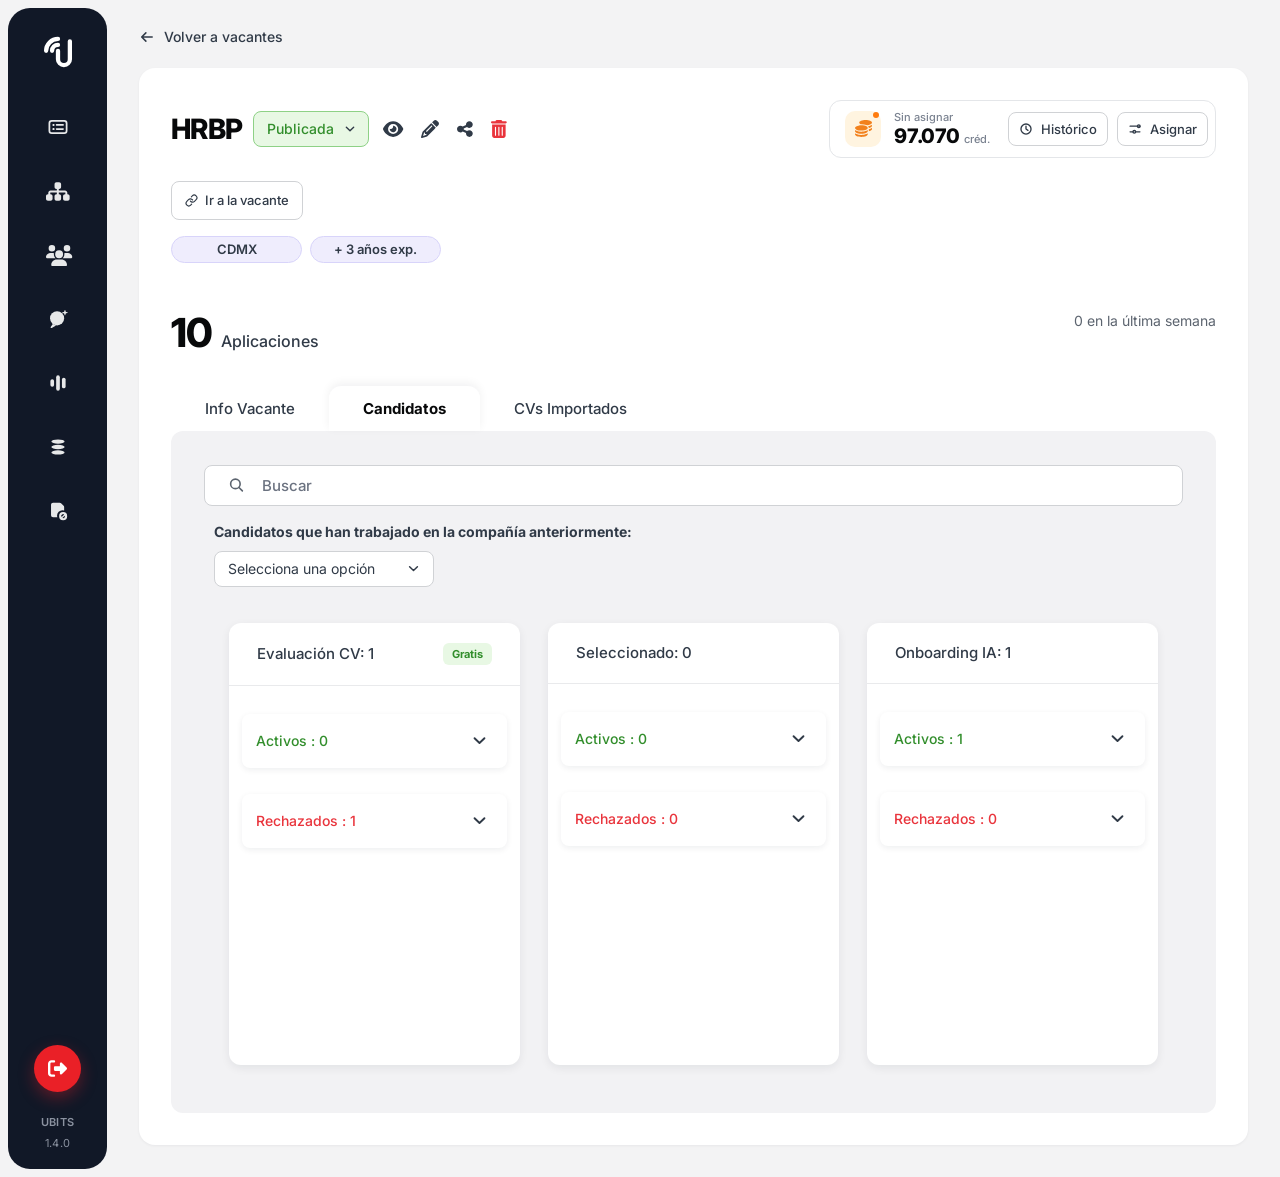
<file: panel-candidatos/index.html>
<!DOCTYPE html>
<html lang="es">
  <head>
    <meta charset="UTF-8" />
    <meta name="viewport" content="width=device-width, initial-scale=1.0" />
    <link rel="preconnect" href="https://fonts.googleapis.com" />
    <link rel="preconnect" href="https://fonts.gstatic.com" crossorigin />
    <link
      href="https://fonts.googleapis.com/css2?family=Inter:ital,opsz,wght@0,14..32,100..900;1,14..32,100..900&display=swap"
      rel="stylesheet"
    />
    <title>Candidatos · Vacante</title>
    <script type="module" crossorigin src="./assets/index-BF1UmWzM.js?v=24"></script>
    <link rel="stylesheet" crossorigin href="./assets/index-BBiXTHZ1.css">
  </head>
  <body>
    <div id="root"></div>
  </body>
</html>
</file>
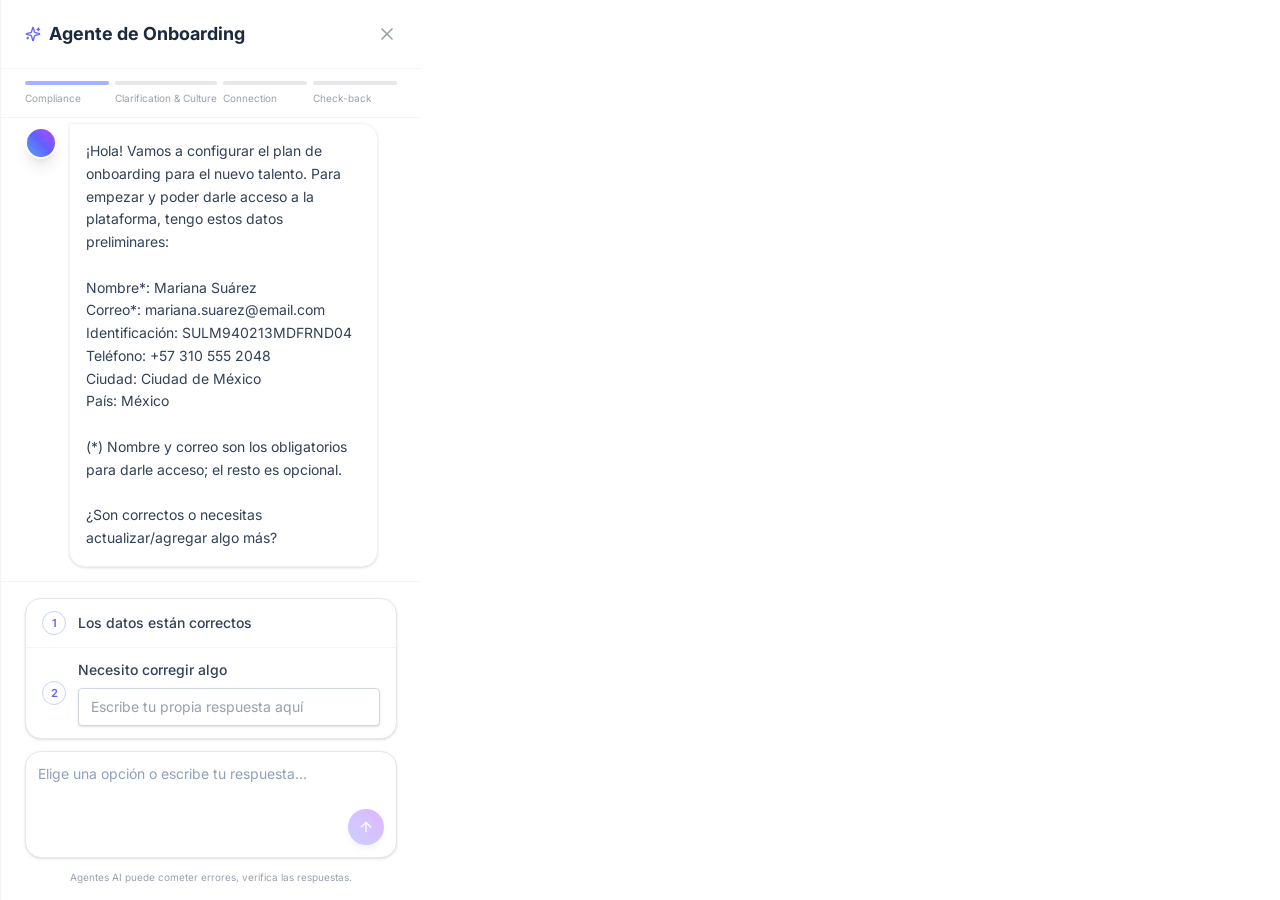
<file: panel-candidatos/chat-only.html>
<!DOCTYPE html>
<html lang="es">
  <head>
    <meta charset="UTF-8" />
    <meta name="viewport" content="width=device-width, initial-scale=1.0" />
    <link href="https://fonts.googleapis.com/css2?family=Inter:wght@400;500;600;700&display=swap" rel="stylesheet" />
    <script>
      // Read optional edit data from URL params
      (function() {
        var params = new URLSearchParams(window.location.search);
        var editData = params.get('editData');
        var initialPlan = [];
        var initialMode = 'choice';
        if (editData) {
          try {
            var parsed = JSON.parse(decodeURIComponent(editData));
            initialPlan = parsed.initialPlan || [];
            initialMode = parsed.initialMode || 'choice';
          } catch(e) {}
        }

        window.__MOUNT_PV_ONLY__ = true;
        window.__PV_PROPS__ = {
          isOpen: true,
          candidateName: "Mariana Suárez",
          candidateEmail: "mariana.suarez@email.com",
          identification: "SULM940213MDFRND04",
          phone: "+57 310 555 2048",
          city: "Ciudad de México",
          country: "México",
          initialPlan: initialPlan,
          initialMode: initialMode,
          onClose: function() { window.parent.postMessage({ type: 'closePV' }, '*'); }
        };
      })();
    </script>
    <script type="module" crossorigin src="./assets/index-BF1UmWzM.js?v=24"></script>
    <link rel="stylesheet" crossorigin href="./assets/index-BBiXTHZ1.css">
    <style>
      *, *::before, *::after { box-sizing: border-box; }
      html, body {
        width: 100%; height: 100%;
        margin: 0; padding: 0;
        background: transparent !important;
        overflow: hidden;
      }
      #root {
        position: fixed;
        inset: 0;
        display: flex;
        align-items: stretch;
        justify-content: stretch;
        background: white !important;
      }
      /* Ocultar el backdrop del drawer de React */
      #backdrop {
        display: none !important;
      }
      /* Forzar al drawer de React a ocupar el 100% sin parecer un drawer */
      #root > div {
        width: 100% !important;
        max-width: none !important;
        border-radius: 0 !important;
        box-shadow: none !important;
        display: flex;
        flex-direction: column;
      }
      /* Intentar ocultar el header nativo del drawer de React - más seguro */
      #root header, .drawer-header {
        display: none !important;
      }
    </style>
  </head>
  <body>
    <div id="backdrop" onclick="window.parent.postMessage({type: 'closePV'}, '*')"></div>
    <div id="root"></div>
  </body>
</html>
</file>
<file: panel-candidatos/assets/index-BBiXTHZ1.css>
.rail{display:flex;flex-direction:column;align-items:center;flex-shrink:0;width:var(--rail-width);margin:var(--rail-inset) 0 var(--rail-inset) var(--rail-inset);padding:25px 0 17px;border-radius:var(--radius-rail);background:var(--color-surface-nav)}.rail__logo{display:block;color:#fff}.rail__nav{list-style:none;margin:44px 0 0;padding:0;display:flex;flex-direction:column;align-items:center;gap:40px}.rail__nav li{display:flex}.rail__item{display:grid;place-items:center;width:24px;height:24px;padding:0;border:0;background:none;color:var(--color-text-nav);font-size:21px;line-height:1;transition:color var(--duration-fast) var(--ease-out),transform var(--duration-fast) var(--ease-out)}.rail__item:hover{color:#fff;transform:scale(1.08)}.rail__spacer{flex:1;min-height:40px}.rail__logout{display:grid;place-items:center;width:47px;height:47px;margin-bottom:23px;border:0;border-radius:var(--radius-full);background:var(--color-danger-solid);color:#fff;font-size:19px;box-shadow:var(--shadow-logout);transition:transform var(--duration-fast) var(--ease-out)}.rail__logout:hover{transform:scale(1.06)}.rail__version{display:flex;flex-direction:column;align-items:center;gap:6px;color:var(--color-text-nav-dim);font-size:11px;letter-spacing:.02em}.rail__version-name{font-weight:600}.vacancy-head{display:flex;align-items:center;justify-content:space-between;gap:24px}.vacancy-head__left{display:flex;align-items:center;gap:10px}.vacancy-head__title{margin:0;color:var(--color-text-strong);font-size:28px;font-weight:800;letter-spacing:-.02em}.status-select{position:relative;display:inline-flex;align-items:center}.status-select__field{-webkit-appearance:none;-moz-appearance:none;appearance:none;height:36px;padding:0 34px 0 13px;border:1px solid var(--color-positive-border);border-radius:var(--radius-sm);background:var(--color-positive-bg);color:var(--color-positive);font-size:14px;font-weight:500}.status-select__field:focus-visible{outline:2px solid var(--color-positive);outline-offset:1px}.status-select__chevron{position:absolute;right:12px;display:block;color:var(--color-text-primary);pointer-events:none}.vacancy-actions{display:flex;align-items:center;gap:18px;margin-left:4px}.icon-action{display:inline-flex;align-items:center;padding:0;border:0;background:none;color:var(--color-text-primary);font-size:18px;line-height:1;transition:transform var(--duration-fast) var(--ease-out),opacity var(--duration-fast) var(--ease-out)}.icon-action:hover{transform:scale(1.12);opacity:.85}.icon-action--danger{color:var(--color-negative)}.credits{display:flex;align-items:center;gap:9px;height:58px;padding:0 7px 0 15px;border:1px solid var(--color-border-soft);border-radius:var(--radius-lg);background:var(--color-surface)}.credits__badge{position:relative;display:grid;place-items:center;flex-shrink:0;width:36px;height:36px;margin-right:4px;border-radius:var(--radius-md);background:var(--color-warning-bg);color:var(--color-warning);font-size:17px}.credits__badge:after{content:"";position:absolute;top:1px;right:2px;width:6px;height:6px;border-radius:var(--radius-full);background:var(--color-warning-dot)}.credits__meta{display:flex;flex-direction:column;gap:1px;margin-right:9px}.credits__label{color:var(--color-text-muted);font-size:11px;font-weight:500;line-height:1.3}.credits__amount{display:flex;align-items:baseline;gap:4px}.credits__value{color:var(--color-text-strong);font-size:20px;font-weight:800;letter-spacing:-.02em;line-height:1.1}.credits__unit{color:var(--color-text-muted);font-size:11px;font-weight:500}.ghost-button{display:inline-flex;align-items:center;gap:8px;height:34px;padding:0 10px;border:1px solid var(--color-border);border-radius:var(--radius-sm);background:var(--color-surface);color:var(--color-text-primary);font-size:13px;font-weight:500;white-space:nowrap;transition:background var(--duration-fast) var(--ease-out),border-color var(--duration-fast) var(--ease-out)}.ghost-button:hover{background:#fafafb;border-color:var(--color-text-muted)}.ghost-button__icon{display:block;flex-shrink:0;color:var(--color-text-primary)}.ghost-button--wide{height:39px;gap:7px;padding:0 13px;font-size:13px}.vacancy-link-row{margin-top:23px}.vacancy-tags{display:flex;gap:8px;margin-top:16px}.tag-pill{display:inline-flex;align-items:center;justify-content:center;min-width:131px;height:27px;padding:0 18px;border:1px solid var(--color-pill-border);border-radius:var(--radius-full);background:var(--color-pill-bg);color:var(--color-text-primary);font-size:13px;font-weight:600;white-space:nowrap}.applications{display:flex;align-items:flex-start;justify-content:space-between;gap:24px;margin-top:48px}.applications__count{display:flex;align-items:baseline;gap:9px}.applications__number{color:var(--color-text-strong);font-size:40px;font-weight:800;letter-spacing:-.03em;line-height:1.1}.applications__label{color:var(--color-text-primary);font-size:16px;font-weight:500}.applications__note{color:var(--color-text-secondary);font-size:14px}.popover{position:fixed;z-index:60;display:flex;flex-direction:column;max-height:min(440px,calc(100vh - 32px));border:1px solid var(--color-border-soft);border-radius:var(--radius-lg);background:var(--color-surface);box-shadow:0 12px 32px #0f172a29,0 2px 8px #0f172a14;animation:popover-in var(--duration-fast) var(--ease-out)}@keyframes popover-in{0%{opacity:0;transform:translate(-4px)}to{opacity:1;transform:none}}@media (prefers-reduced-motion: reduce){.popover{animation:none}}.rp__head{display:flex;align-items:flex-start;justify-content:space-between;gap:10px;padding:15px 16px 13px;border-bottom:1px solid var(--color-border-hairline)}.rp__head-text{min-width:0}.rp__stage{display:inline-flex;align-items:center;margin-bottom:7px;padding:3px 9px;border-radius:var(--radius-full);background:var(--color-score-chip);color:var(--color-text-secondary);font-size:11px;font-weight:600}.rp__title{margin:0;color:var(--color-text-strong);font-size:15px;font-weight:700}.rp__subject{margin:3px 0 0;color:var(--color-text-secondary);font-size:12px}.rp__close{flex-shrink:0;width:24px;height:24px;padding:0;border:0;border-radius:var(--radius-xs);background:none;color:var(--color-text-muted);font-size:17px;line-height:1}.rp__close:hover{background:var(--color-surface-panel);color:var(--color-text-primary)}.rp__body{flex:1;overflow-y:auto;padding:13px 16px}.rich-text{color:var(--color-text-primary);font-size:12.5px;line-height:1.55}.rich-text__p{margin:0 0 8px}.rich-text__p:last-child{margin-bottom:0}.rich-text__list{margin:0 0 8px;padding-left:16px}.rich-text__list li{margin-bottom:4px}.rich-text strong{color:var(--color-text-strong);font-weight:700}.rp__bottom{border-top:1px solid var(--color-border-hairline);background:#fbfbfc;border-radius:0 0 var(--radius-lg) var(--radius-lg)}.rp__facts{display:flex;flex-direction:column;gap:9px;margin:0;padding:12px 16px 14px}.rp__fact{display:flex;align-items:baseline;justify-content:space-between;gap:14px}.rp__fact dt{display:inline-flex;flex-shrink:0;align-items:center;gap:6px;color:var(--color-text-secondary);font-size:12px;font-weight:500}.rp__fact-icon{flex-shrink:0;color:var(--color-text-muted)}.rp__fact dd{margin:0;overflow:hidden;color:var(--color-text-strong);font-size:12px;font-weight:600;text-align:right;white-space:nowrap;text-overflow:ellipsis}.rp__action{padding:0 16px 14px}.rp__action-button{width:100%;padding:9px 0;border:0;border-radius:var(--radius-sm);background:var(--color-info);color:#fff;font-size:13px;font-weight:600;transition:background var(--duration-fast) var(--ease-out)}.rp__action-button:hover:not(:disabled){background:#0a4bc7}.rp__action-button:disabled{background:var(--color-positive-bg);color:var(--color-positive);cursor:default}.sp__head{padding:14px 16px 11px;border-bottom:1px solid var(--color-border-hairline)}.sp__stage{display:inline-flex;align-items:center;margin-bottom:7px;padding:3px 9px;border-radius:var(--radius-full);background:var(--color-score-chip);color:var(--color-text-secondary);font-size:11px;font-weight:600}.sp__name{margin:0;color:var(--color-text-strong);font-size:14px;font-weight:700}.sp__list{flex:1;overflow-y:auto;margin:0;padding:12px 16px;list-style:none}.sp__row{display:grid;grid-template-columns:1fr;gap:6px;padding:8px 0}.sp__row+.sp__row{border-top:1px solid #f2f2f4}.sp__label{color:var(--color-text-primary);font-size:12.5px;font-weight:500}.sp__meter{grid-row:3;overflow:hidden;height:5px;border-radius:var(--radius-full);background:#ebecee}.sp__meter-fill{display:block;height:100%;border-radius:var(--radius-full)}.sp__meter-fill--high{background:var(--color-positive)}.sp__meter-fill--mid{background:var(--color-score-mid)}.sp__meter-fill--low{background:var(--color-score-low)}.sp__number{grid-row:2;display:flex;align-items:baseline;gap:2px}.sp__number-value{color:var(--color-text-strong);font-size:17px;font-weight:800;letter-spacing:-.02em}.sp__number-max{color:var(--color-text-muted);font-size:11px}.sp__foot{display:flex;align-items:center;justify-content:space-between;padding:11px 16px 12px;border-top:1px solid var(--color-border-hairline);background:#fbfbfc;border-radius:0 0 var(--radius-lg) var(--radius-lg)}.sp__foot-label{color:var(--color-text-secondary);font-size:12px;font-weight:500}.sp__foot-pill{display:inline-flex;align-items:center;padding:4px 13px;border-radius:var(--radius-full);font-size:15px;font-weight:800;letter-spacing:-.01em}.sp__foot-pill--high{background:var(--color-positive-bg);color:var(--color-positive)}.sp__foot-pill--mid{background:var(--color-score-mid-bg);color:var(--color-score-mid)}.sp__foot-pill--low{background:var(--color-score-low-bg);color:var(--color-score-low)}.scores{display:inline-flex;align-items:baseline;gap:5px;flex-shrink:0;padding:3px 9px;border:1px solid transparent;border-radius:var(--radius-full);background:var(--color-score-chip);color:var(--color-text-primary);white-space:nowrap;transition:background var(--duration-fast) var(--ease-out),border-color var(--duration-fast) var(--ease-out)}.scores:hover,.scores[aria-expanded=true]{border-color:#cfd1d6;background:#e6e7ea}.scores__value{font-size:13px;font-weight:700;letter-spacing:-.01em}.scores__unit{color:var(--color-text-secondary);font-size:10.5px;font-weight:500}.scores__count{color:var(--color-text-muted);font-size:10.5px;font-weight:500}.cand{display:flex;flex-direction:column;gap:8px;padding:12px 12px 11px;border:1px solid var(--color-cand-border);border-radius:var(--radius-md);background:var(--color-cand-bg);transition:border-color var(--duration-fast) var(--ease-out),box-shadow var(--duration-fast) var(--ease-out)}.cand:hover{border-color:#d9dade;box-shadow:0 2px 8px #0f172a0f}.cand__head{display:flex;align-items:center;gap:9px;min-width:0}.cand__name{flex:1;min-width:0;margin:0;overflow:hidden;color:var(--color-text-strong);font-size:14px;font-weight:700;white-space:nowrap;text-overflow:ellipsis}.cand__menu{flex-shrink:0;padding:0 2px;border:0;background:none;color:var(--color-text-muted);font-size:11px;letter-spacing:.5px;line-height:1}.cand__menu:hover{color:var(--color-text-primary)}.cand__meta{min-width:0;margin:0;overflow:hidden;color:var(--color-text-secondary);font-size:12px;white-space:nowrap;text-overflow:ellipsis}.cand__meta span{margin:0 2px;color:var(--color-text-muted)}.scores{align-self:flex-start}.cand__foot{display:flex;align-items:center;justify-content:space-between;gap:10px;margin-top:2px;padding-top:10px;border-top:1px solid var(--color-border-hairline)}.cand__status{display:inline-flex;align-items:center;gap:6px;min-width:0;padding:5px 11px;border-radius:var(--radius-full);font-size:12px;font-weight:600;overflow:hidden;white-space:nowrap;text-overflow:ellipsis}.cand__status--rejected{background:var(--color-chip-danger);color:#fff}.cand__status--waiting,.cand__status--progress{background:var(--color-pill-bg);color:#3d3577}.cand__status--actionable{border:0;cursor:pointer;transition:filter var(--duration-fast) var(--ease-out),box-shadow var(--duration-fast) var(--ease-out)}.cand__status--actionable:hover{filter:brightness(.96);box-shadow:0 0 0 3px #3d35771f}.cand__status-dot{width:6px;height:6px;border-radius:var(--radius-full);background:currentColor}.cand__reason{display:inline-flex;flex-shrink:0;align-items:center;gap:3px;padding:4px 2px;border:0;background:none;color:var(--color-info);font-size:12px;font-weight:600;white-space:nowrap}.cand__reason:hover{color:#0a4bc7;text-decoration:underline}.cand__reason-icon{transform:rotate(-90deg)}.cand__reason[aria-expanded=true] .cand__reason-icon{transform:rotate(90deg)}.tabs{position:relative;z-index:2;display:flex;margin-top:31px}.tabs__item{padding:12px 34px;border:0;border-radius:var(--radius-lg) var(--radius-lg) 0 0;background:none;color:var(--color-text-primary);font-size:15px;font-weight:500;transition:color var(--duration-fast) var(--ease-out)}.tabs__item:hover{color:var(--color-text-strong)}.tabs__item[aria-selected=true]{background:var(--color-surface);color:var(--color-text-strong);font-weight:700;box-shadow:var(--shadow-tab)}.board{position:relative;z-index:1;border-radius:var(--radius-lg);background:var(--color-surface-panel);padding:34px 33px 48px}.board__search{position:relative;display:block}.board__search-icon{position:absolute;top:50%;left:24px;transform:translateY(-50%);display:block;color:var(--color-text-secondary);pointer-events:none}.board__search-input{width:100%;height:41px;padding:0 16px 0 57px;border:1px solid var(--color-border);border-radius:var(--radius-sm);background:var(--color-surface);font-size:15px}.board__search-input::placeholder{color:#6b7280}.board__search-input:focus-visible{outline:2px solid var(--color-info);outline-offset:-1px}.board__filter{padding-left:10px;margin-top:15px}.board__filter-label{display:block;color:var(--color-text-primary);font-size:14px;font-weight:700}.board__filter-select{position:relative;display:inline-flex;align-items:center;margin-top:9px}.board__filter-field{-webkit-appearance:none;-moz-appearance:none;appearance:none;width:220px;height:36px;padding:0 38px 0 13px;border:1px solid var(--color-border);border-radius:var(--radius-sm);background:var(--color-surface);color:var(--color-text-primary);font-size:14px}.board__filter-chevron{position:absolute;right:13px;display:block;color:var(--color-text-primary);pointer-events:none}.stages{display:grid;grid-template-columns:repeat(3,minmax(0,1fr));gap:28px;margin-top:36px;padding:0 25px}.stage{display:flex;flex-direction:column;min-height:442px;border-radius:var(--radius-lg);background:var(--color-surface);box-shadow:var(--shadow-stage)}.stage__head{display:flex;align-items:center;justify-content:space-between;gap:12px;padding:20px 28px;border-bottom:1px solid var(--color-border-hairline)}.stage__title{color:var(--color-text-primary);font-size:15px;font-weight:500;line-height:20px}.stage__badge{padding:3px 9px;border-radius:var(--radius-xs);font-size:11px;font-weight:700;line-height:16px;white-space:nowrap}.stage__badge--free{background:var(--color-positive-bg);color:var(--color-positive)}.stage__badge--credits{background:var(--color-info-bg);color:var(--color-info)}.stage__body{display:flex;flex-direction:column;gap:26px;padding:28px 13px 13px}.stage-group{border-radius:var(--radius-sm);background:var(--color-surface);box-shadow:var(--shadow-group)}.stage-group__toggle{display:flex;align-items:center;justify-content:space-between;width:100%;height:54px;padding:0 18px 0 14px;border:0;border-radius:var(--radius-sm);background:none;font-size:14px;font-weight:500}.stage-group__toggle--positive{color:var(--color-positive)}.stage-group__toggle--negative{color:var(--color-negative)}.stage-group__chevron{display:block;color:var(--color-text-primary);transition:transform var(--duration-fast) var(--ease-out)}.stage-group__toggle[aria-expanded=true] .stage-group__chevron{transform:rotate(180deg)}.stage-group__list{display:flex;flex-direction:column;gap:10px;padding:0 12px 12px}.stage-group__empty{margin:0;padding:2px 2px 6px;color:var(--color-text-muted);font-size:13px}.stage-group[data-open] .stage-group__toggle{height:50px}/*! tailwindcss v4.1.12 | MIT License | https://tailwindcss.com */@layer properties{@supports (((-webkit-hyphens:none)) and (not (margin-trim:inline))) or ((-moz-orient:inline) and (not (color:rgb(from red r g b)))){*,:before,:after,::backdrop{--tw-translate-x:0;--tw-translate-y:0;--tw-translate-z:0;--tw-rotate-x:initial;--tw-rotate-y:initial;--tw-rotate-z:initial;--tw-skew-x:initial;--tw-skew-y:initial;--tw-space-y-reverse:0;--tw-space-x-reverse:0;--tw-border-style:solid;--tw-gradient-position:initial;--tw-gradient-from:#0000;--tw-gradient-via:#0000;--tw-gradient-to:#0000;--tw-gradient-stops:initial;--tw-gradient-via-stops:initial;--tw-gradient-from-position:0%;--tw-gradient-via-position:50%;--tw-gradient-to-position:100%;--tw-leading:initial;--tw-font-weight:initial;--tw-tracking:initial;--tw-ordinal:initial;--tw-slashed-zero:initial;--tw-numeric-figure:initial;--tw-numeric-spacing:initial;--tw-numeric-fraction:initial;--tw-shadow:0 0 #0000;--tw-shadow-color:initial;--tw-shadow-alpha:100%;--tw-inset-shadow:0 0 #0000;--tw-inset-shadow-color:initial;--tw-inset-shadow-alpha:100%;--tw-ring-color:initial;--tw-ring-shadow:0 0 #0000;--tw-inset-ring-color:initial;--tw-inset-ring-shadow:0 0 #0000;--tw-ring-inset:initial;--tw-ring-offset-width:0px;--tw-ring-offset-color:#fff;--tw-ring-offset-shadow:0 0 #0000;--tw-outline-style:solid;--tw-blur:initial;--tw-brightness:initial;--tw-contrast:initial;--tw-grayscale:initial;--tw-hue-rotate:initial;--tw-invert:initial;--tw-opacity:initial;--tw-saturate:initial;--tw-sepia:initial;--tw-drop-shadow:initial;--tw-drop-shadow-color:initial;--tw-drop-shadow-alpha:100%;--tw-drop-shadow-size:initial;--tw-backdrop-blur:initial;--tw-backdrop-brightness:initial;--tw-backdrop-contrast:initial;--tw-backdrop-grayscale:initial;--tw-backdrop-hue-rotate:initial;--tw-backdrop-invert:initial;--tw-backdrop-opacity:initial;--tw-backdrop-saturate:initial;--tw-backdrop-sepia:initial;--tw-duration:initial;--tw-ease:initial;--tw-scale-x:1;--tw-scale-y:1;--tw-scale-z:1;--tw-animation-delay:0s;--tw-animation-direction:normal;--tw-animation-duration:initial;--tw-animation-fill-mode:none;--tw-animation-iteration-count:1;--tw-enter-blur:0;--tw-enter-opacity:1;--tw-enter-rotate:0;--tw-enter-scale:1;--tw-enter-translate-x:0;--tw-enter-translate-y:0;--tw-exit-blur:0;--tw-exit-opacity:1;--tw-exit-rotate:0;--tw-exit-scale:1;--tw-exit-translate-x:0;--tw-exit-translate-y:0}}}@layer theme{:root,:host{--font-sans:ui-sans-serif,system-ui,sans-serif,"Apple Color Emoji","Segoe UI Emoji","Segoe UI Symbol","Noto Color Emoji";--font-mono:ui-monospace,SFMono-Regular,Menlo,Monaco,Consolas,"Liberation Mono","Courier New",monospace;--color-red-50:oklch(97.1% .013 17.38);--color-red-100:oklch(93.6% .032 17.717);--color-red-200:oklch(88.5% .062 18.334);--color-red-300:oklch(80.8% .114 19.571);--color-red-400:oklch(70.4% .191 22.216);--color-red-500:oklch(63.7% .237 25.331);--color-red-600:oklch(57.7% .245 27.325);--color-red-700:oklch(50.5% .213 27.518);--color-red-800:oklch(44.4% .177 26.899);--color-red-900:oklch(39.6% .141 25.723);--color-red-950:oklch(25.8% .092 26.042);--color-amber-50:oklch(98.7% .022 95.277);--color-amber-100:oklch(96.2% .059 95.617);--color-amber-200:oklch(92.4% .12 95.746);--color-amber-300:oklch(87.9% .169 91.605);--color-amber-400:oklch(82.8% .189 84.429);--color-amber-500:oklch(76.9% .188 70.08);--color-amber-600:oklch(66.6% .179 58.318);--color-amber-700:oklch(55.5% .163 48.998);--color-amber-900:oklch(41.4% .112 45.904);--color-green-50:oklch(98.2% .018 155.826);--color-green-100:oklch(96.2% .044 156.743);--color-green-500:oklch(72.3% .219 149.579);--color-green-600:oklch(62.7% .194 149.214);--color-green-700:oklch(52.7% .154 150.069);--color-emerald-50:oklch(97.9% .021 166.113);--color-emerald-100:oklch(95% .052 163.051);--color-emerald-200:oklch(90.5% .093 164.15);--color-emerald-300:oklch(84.5% .143 164.978);--color-emerald-400:oklch(76.5% .177 163.223);--color-emerald-500:oklch(69.6% .17 162.48);--color-emerald-600:oklch(59.6% .145 163.225);--color-emerald-700:oklch(50.8% .118 165.612);--color-emerald-800:oklch(43.2% .095 166.913);--color-emerald-900:oklch(37.8% .077 168.94);--color-blue-50:oklch(97% .014 254.604);--color-blue-100:oklch(93.2% .032 255.585);--color-blue-200:oklch(88.2% .059 254.128);--color-blue-300:oklch(80.9% .105 251.813);--color-blue-400:oklch(70.7% .165 254.624);--color-blue-500:oklch(62.3% .214 259.815);--color-blue-600:oklch(54.6% .245 262.881);--color-blue-700:oklch(48.8% .243 264.376);--color-blue-800:oklch(42.4% .199 265.638);--color-blue-900:oklch(37.9% .146 265.522);--color-indigo-50:oklch(96.2% .018 272.314);--color-indigo-200:oklch(87% .065 274.039);--color-indigo-300:oklch(78.5% .115 274.713);--color-indigo-400:oklch(67.3% .182 276.935);--color-indigo-500:oklch(58.5% .233 277.117);--color-indigo-600:oklch(51.1% .262 276.966);--color-indigo-700:oklch(45.7% .24 277.023);--color-purple-100:oklch(94.6% .033 307.174);--color-purple-500:oklch(62.7% .265 303.9);--color-fuchsia-600:oklch(59.1% .293 322.896);--color-rose-50:oklch(96.9% .015 12.422);--color-rose-100:oklch(94.1% .03 12.58);--color-rose-200:oklch(89.2% .058 10.001);--color-rose-400:oklch(71.2% .194 13.428);--color-rose-500:oklch(64.5% .246 16.439);--color-rose-600:oklch(58.6% .253 17.585);--color-rose-700:oklch(51.4% .222 16.935);--color-slate-50:oklch(98.4% .003 247.858);--color-slate-100:oklch(96.8% .007 247.896);--color-slate-200:oklch(92.9% .013 255.508);--color-slate-300:oklch(86.9% .022 252.894);--color-slate-400:oklch(70.4% .04 256.788);--color-slate-500:oklch(55.4% .046 257.417);--color-slate-600:oklch(44.6% .043 257.281);--color-slate-700:oklch(37.2% .044 257.287);--color-slate-800:oklch(27.9% .041 260.031);--color-slate-900:oklch(20.8% .042 265.755);--color-gray-50:oklch(98.5% .002 247.839);--color-gray-100:oklch(96.7% .003 264.542);--color-gray-200:oklch(92.8% .006 264.531);--color-gray-300:oklch(87.2% .01 258.338);--color-gray-400:oklch(70.7% .022 261.325);--color-gray-500:oklch(55.1% .027 264.364);--color-gray-600:oklch(44.6% .03 256.802);--color-gray-700:oklch(37.3% .034 259.733);--color-gray-800:oklch(27.8% .033 256.848);--color-gray-900:oklch(21% .034 264.665);--color-black:#000;--color-white:#fff;--spacing:.25rem;--container-sm:24rem;--container-2xl:42rem;--container-4xl:56rem;--text-xs:.75rem;--text-xs--line-height:calc(1/.75);--text-sm:.875rem;--text-sm--line-height:calc(1.25/.875);--text-base:1rem;--text-base--line-height: 1.5 ;--text-lg:1.125rem;--text-lg--line-height:calc(1.75/1.125);--text-xl:1.25rem;--text-xl--line-height:calc(1.75/1.25);--text-2xl:1.5rem;--text-2xl--line-height:calc(2/1.5);--text-4xl:2.25rem;--text-4xl--line-height:calc(2.5/2.25);--font-weight-normal:400;--font-weight-medium:500;--font-weight-semibold:600;--font-weight-bold:700;--font-weight-black:900;--tracking-tighter:-.05em;--tracking-tight:-.025em;--tracking-wide:.025em;--tracking-wider:.05em;--tracking-widest:.1em;--leading-tight:1.25;--leading-relaxed:1.625;--radius-2xl:1rem;--radius-3xl:1.5rem;--drop-shadow-md:0 3px 3px #0000001f;--drop-shadow-lg:0 4px 4px #00000026;--ease-out:cubic-bezier(0,0,.2,1);--ease-in-out:cubic-bezier(.4,0,.2,1);--animate-spin:spin 1s linear infinite;--animate-ping:ping 1s cubic-bezier(0,0,.2,1)infinite;--animate-pulse:pulse 2s cubic-bezier(.4,0,.6,1)infinite;--animate-bounce:bounce 1s infinite;--blur-sm:8px;--blur-md:12px;--blur-xl:24px;--blur-2xl:40px;--default-transition-duration:.15s;--default-transition-timing-function:cubic-bezier(.4,0,.2,1);--default-font-family:var(--font-sans);--default-mono-font-family:var(--font-mono)}}@layer base{*,:after,:before,::backdrop{box-sizing:border-box;border:0 solid;margin:0;padding:0}::file-selector-button{box-sizing:border-box;border:0 solid;margin:0;padding:0}html,:host{-webkit-text-size-adjust:100%;-moz-tab-size:4;tab-size:4;line-height:1.5;font-family:var(--default-font-family,ui-sans-serif,system-ui,sans-serif,"Apple Color Emoji","Segoe UI Emoji","Segoe UI Symbol","Noto Color Emoji");font-feature-settings:var(--default-font-feature-settings,normal);font-variation-settings:var(--default-font-variation-settings,normal);-webkit-tap-highlight-color:transparent}hr{height:0;color:inherit;border-top-width:1px}abbr:where([title]){-webkit-text-decoration:underline dotted;text-decoration:underline dotted}h1,h2,h3,h4,h5,h6{font-size:inherit;font-weight:inherit}a{color:inherit;-webkit-text-decoration:inherit;text-decoration:inherit}b,strong{font-weight:bolder}code,kbd,samp,pre{font-family:var(--default-mono-font-family,ui-monospace,SFMono-Regular,Menlo,Monaco,Consolas,"Liberation Mono","Courier New",monospace);font-feature-settings:var(--default-mono-font-feature-settings,normal);font-variation-settings:var(--default-mono-font-variation-settings,normal);font-size:1em}small{font-size:80%}sub,sup{vertical-align:baseline;font-size:75%;line-height:0;position:relative}sub{bottom:-.25em}sup{top:-.5em}table{text-indent:0;border-color:inherit;border-collapse:collapse}:-moz-focusring{outline:auto}progress{vertical-align:baseline}summary{display:list-item}ol,ul,menu{list-style:none}img,svg,video,canvas,audio,iframe,embed,object{vertical-align:middle;display:block}img,video{max-width:100%;height:auto}button,input,select,optgroup,textarea{font:inherit;font-feature-settings:inherit;font-variation-settings:inherit;letter-spacing:inherit;color:inherit;opacity:1;background-color:#0000;border-radius:0}::file-selector-button{font:inherit;font-feature-settings:inherit;font-variation-settings:inherit;letter-spacing:inherit;color:inherit;opacity:1;background-color:#0000;border-radius:0}:where(select:is([multiple],[size])) optgroup{font-weight:bolder}:where(select:is([multiple],[size])) optgroup option{padding-inline-start:20px}::file-selector-button{margin-inline-end:4px}::placeholder{opacity:1}@supports (not ((-webkit-appearance:-apple-pay-button))) or (contain-intrinsic-size:1px){::placeholder{color:currentColor}@supports (color:color-mix(in lab,red,red)){::placeholder{color:color-mix(in oklab,currentcolor 50%,transparent)}}}textarea{resize:vertical}::-webkit-search-decoration{-webkit-appearance:none}::-webkit-date-and-time-value{min-height:1lh;text-align:inherit}::-webkit-datetime-edit{display:inline-flex}::-webkit-datetime-edit-fields-wrapper{padding:0}::-webkit-datetime-edit{padding-block:0}::-webkit-datetime-edit-year-field{padding-block:0}::-webkit-datetime-edit-month-field{padding-block:0}::-webkit-datetime-edit-day-field{padding-block:0}::-webkit-datetime-edit-hour-field{padding-block:0}::-webkit-datetime-edit-minute-field{padding-block:0}::-webkit-datetime-edit-second-field{padding-block:0}::-webkit-datetime-edit-millisecond-field{padding-block:0}::-webkit-datetime-edit-meridiem-field{padding-block:0}::-webkit-calendar-picker-indicator{line-height:1}:-moz-ui-invalid{box-shadow:none}button,input:where([type=button],[type=reset],[type=submit]){-webkit-appearance:button;-moz-appearance:button;appearance:button}::file-selector-button{-webkit-appearance:button;-moz-appearance:button;appearance:button}::-webkit-inner-spin-button{height:auto}::-webkit-outer-spin-button{height:auto}[hidden]:where(:not([hidden=until-found])){display:none!important}*{border-color:var(--border);outline-color:var(--ring)}@supports (color:color-mix(in lab,red,red)){*{outline-color:color-mix(in oklab,var(--ring)50%,transparent)}}body{background-color:var(--background);color:var(--foreground)}html{font-size:var(--font-size)}h1{font-size:var(--text-2xl);font-weight:var(--font-weight-medium);line-height:1.5}h2{font-size:var(--text-xl);font-weight:var(--font-weight-medium);line-height:1.5}h3{font-size:var(--text-lg);font-weight:var(--font-weight-medium);line-height:1.5}h4,label,button{font-size:var(--text-base);font-weight:var(--font-weight-medium);line-height:1.5}input{font-size:var(--text-base);font-weight:var(--font-weight-normal);line-height:1.5}*{scrollbar-width:thin;scrollbar-color:#cbced466 transparent}::-webkit-scrollbar{width:6px;height:6px}::-webkit-scrollbar-track{background:0 0}::-webkit-scrollbar-thumb{background:#cbced466;border-radius:10px}::-webkit-scrollbar-thumb:hover{background:#cbced499}.scrollbar-visible::-webkit-scrollbar-thumb{background:#cbced480}.scrollbar-visible::-webkit-scrollbar-thumb:hover{background:#cbced4b3}}@layer components;@layer utilities{.\@container\/card-header{container:card-header/inline-size}.pointer-events-auto{pointer-events:auto}.pointer-events-none{pointer-events:none}.invisible{visibility:hidden}.visible{visibility:visible}.absolute{position:absolute}.fixed{position:fixed}.relative{position:relative}.inset-0{inset:calc(var(--spacing)*0)}.top-0{top:calc(var(--spacing)*0)}.top-1\/2{top:50%}.top-2{top:calc(var(--spacing)*2)}.top-2\.5{top:calc(var(--spacing)*2.5)}.top-3{top:calc(var(--spacing)*3)}.top-6{top:calc(var(--spacing)*6)}.-right-1{right:calc(var(--spacing)*-1)}.-right-3{right:calc(var(--spacing)*-3)}.right-0{right:calc(var(--spacing)*0)}.right-1{right:calc(var(--spacing)*1)}.right-2{right:calc(var(--spacing)*2)}.right-4{right:calc(var(--spacing)*4)}.right-8{right:calc(var(--spacing)*8)}.right-\[450px\]{right:450px}.-bottom-1{bottom:calc(var(--spacing)*-1)}.bottom-0{bottom:calc(var(--spacing)*0)}.bottom-3{bottom:calc(var(--spacing)*3)}.bottom-6{bottom:calc(var(--spacing)*6)}.bottom-8{bottom:calc(var(--spacing)*8)}.bottom-full{bottom:100%}.-left-10{left:calc(var(--spacing)*-10)}.-left-px{left:-1px}.left-0{left:calc(var(--spacing)*0)}.left-1{left:calc(var(--spacing)*1)}.left-1\/2{left:50%}.left-4{left:calc(var(--spacing)*4)}.z-10{z-index:10}.z-30{z-index:30}.z-40{z-index:40}.z-50{z-index:50}.z-\[100\]{z-index:100}.z-\[9999\]{z-index:9999}.col-span-2{grid-column:span 2/span 2}.col-start-2{grid-column-start:2}.row-span-2{grid-row:span 2/span 2}.row-start-1{grid-row-start:1}.container{width:100%}@media (min-width:40rem){.container{max-width:40rem}}@media (min-width:48rem){.container{max-width:48rem}}@media (min-width:64rem){.container{max-width:64rem}}@media (min-width:80rem){.container{max-width:80rem}}@media (min-width:96rem){.container{max-width:96rem}}.-mx-1{margin-inline:calc(var(--spacing)*-1)}.mx-0\.5{margin-inline:calc(var(--spacing)*.5)}.mx-1{margin-inline:calc(var(--spacing)*1)}.mx-auto{margin-inline:auto}.my-1{margin-block:calc(var(--spacing)*1)}.mt-0{margin-top:calc(var(--spacing)*0)}.mt-0\.5{margin-top:calc(var(--spacing)*.5)}.mt-1{margin-top:calc(var(--spacing)*1)}.mt-1\.5{margin-top:calc(var(--spacing)*1.5)}.mt-2{margin-top:calc(var(--spacing)*2)}.mt-3{margin-top:calc(var(--spacing)*3)}.mt-4{margin-top:calc(var(--spacing)*4)}.mt-6{margin-top:calc(var(--spacing)*6)}.mr-1{margin-right:calc(var(--spacing)*1)}.mr-2{margin-right:calc(var(--spacing)*2)}.mr-2\.5{margin-right:calc(var(--spacing)*2.5)}.mr-3{margin-right:calc(var(--spacing)*3)}.mb-0\.5{margin-bottom:calc(var(--spacing)*.5)}.mb-1{margin-bottom:calc(var(--spacing)*1)}.mb-1\.5{margin-bottom:calc(var(--spacing)*1.5)}.mb-2{margin-bottom:calc(var(--spacing)*2)}.mb-3{margin-bottom:calc(var(--spacing)*3)}.mb-4{margin-bottom:calc(var(--spacing)*4)}.mb-6{margin-bottom:calc(var(--spacing)*6)}.mb-8{margin-bottom:calc(var(--spacing)*8)}.-ml-1\.5{margin-left:calc(var(--spacing)*-1.5)}.ml-0\.5{margin-left:calc(var(--spacing)*.5)}.ml-1{margin-left:calc(var(--spacing)*1)}.block{display:block}.contents{display:contents}.flex{display:flex}.grid{display:grid}.hidden{display:none}.inline{display:inline}.inline-flex{display:inline-flex}.table{display:table}.field-sizing-content{field-sizing:content}.aspect-square{aspect-ratio:1}.size-3\.5{width:calc(var(--spacing)*3.5);height:calc(var(--spacing)*3.5)}.size-4{width:calc(var(--spacing)*4);height:calc(var(--spacing)*4)}.size-7{width:calc(var(--spacing)*7);height:calc(var(--spacing)*7)}.size-8{width:calc(var(--spacing)*8);height:calc(var(--spacing)*8)}.size-9{width:calc(var(--spacing)*9);height:calc(var(--spacing)*9)}.size-10{width:calc(var(--spacing)*10);height:calc(var(--spacing)*10)}.size-full{width:100%;height:100%}.h-0\.5{height:calc(var(--spacing)*.5)}.h-1{height:calc(var(--spacing)*1)}.h-1\.5{height:calc(var(--spacing)*1.5)}.h-2{height:calc(var(--spacing)*2)}.h-2\.5{height:calc(var(--spacing)*2.5)}.h-3{height:calc(var(--spacing)*3)}.h-3\.5{height:calc(var(--spacing)*3.5)}.h-4{height:calc(var(--spacing)*4)}.h-5{height:calc(var(--spacing)*5)}.h-6{height:calc(var(--spacing)*6)}.h-7{height:calc(var(--spacing)*7)}.h-8{height:calc(var(--spacing)*8)}.h-9{height:calc(var(--spacing)*9)}.h-10{height:calc(var(--spacing)*10)}.h-12{height:calc(var(--spacing)*12)}.h-14{height:calc(var(--spacing)*14)}.h-16{height:calc(var(--spacing)*16)}.h-24{height:calc(var(--spacing)*24)}.h-32{height:calc(var(--spacing)*32)}.h-\[calc\(100\%-1px\)\]{height:calc(100% - 1px)}.h-\[var\(--radix-select-trigger-height\)\]{height:var(--radix-select-trigger-height)}.h-auto{height:auto}.h-full{height:100%}.h-px{height:1px}.max-h-\(--radix-select-content-available-height\){max-height:var(--radix-select-content-available-height)}.max-h-\[70vh\]{max-height:70vh}.max-h-\[500px\]{max-height:500px}.min-h-16{min-height:calc(var(--spacing)*16)}.min-h-\[80px\]{min-height:80px}.min-h-\[400px\]{min-height:400px}.w-0{width:calc(var(--spacing)*0)}.w-0\.5{width:calc(var(--spacing)*.5)}.w-1\.5{width:calc(var(--spacing)*1.5)}.w-2{width:calc(var(--spacing)*2)}.w-2\.5{width:calc(var(--spacing)*2.5)}.w-3{width:calc(var(--spacing)*3)}.w-3\.5{width:calc(var(--spacing)*3.5)}.w-4{width:calc(var(--spacing)*4)}.w-5{width:calc(var(--spacing)*5)}.w-6{width:calc(var(--spacing)*6)}.w-7{width:calc(var(--spacing)*7)}.w-8{width:calc(var(--spacing)*8)}.w-9{width:calc(var(--spacing)*9)}.w-10{width:calc(var(--spacing)*10)}.w-12{width:calc(var(--spacing)*12)}.w-14{width:calc(var(--spacing)*14)}.w-16{width:calc(var(--spacing)*16)}.w-20{width:calc(var(--spacing)*20)}.w-32{width:calc(var(--spacing)*32)}.w-64{width:calc(var(--spacing)*64)}.w-72{width:calc(var(--spacing)*72)}.w-\[80px\]{width:80px}.w-\[420px\]{width:420px}.w-auto{width:auto}.w-fit{width:fit-content}.w-full{width:100%}.w-max{width:max-content}.max-w-2xl{max-width:var(--container-2xl)}.max-w-4xl{max-width:var(--container-4xl)}.max-w-\[75\%\]{max-width:75%}.max-w-\[85\%\]{max-width:85%}.max-w-\[95\%\]{max-width:95%}.max-w-\[200px\]{max-width:200px}.max-w-full{max-width:100%}.max-w-sm{max-width:var(--container-sm)}.min-w-0{min-width:calc(var(--spacing)*0)}.min-w-\[8rem\]{min-width:8rem}.min-w-\[70px\]{min-width:70px}.min-w-\[var\(--radix-select-trigger-width\)\]{min-width:var(--radix-select-trigger-width)}.flex-1{flex:1}.flex-shrink-0,.shrink-0{flex-shrink:0}.border-collapse{border-collapse:collapse}.origin-\(--radix-popover-content-transform-origin\){transform-origin:var(--radix-popover-content-transform-origin)}.origin-\(--radix-select-content-transform-origin\){transform-origin:var(--radix-select-content-transform-origin)}.-translate-x-1\/2{--tw-translate-x: -50% ;translate:var(--tw-translate-x)var(--tw-translate-y)}.-translate-x-full{--tw-translate-x:-100%;translate:var(--tw-translate-x)var(--tw-translate-y)}.translate-x-0{--tw-translate-x:calc(var(--spacing)*0);translate:var(--tw-translate-x)var(--tw-translate-y)}.translate-x-full{--tw-translate-x:100%;translate:var(--tw-translate-x)var(--tw-translate-y)}.-translate-y-1\/2{--tw-translate-y: -50% ;translate:var(--tw-translate-x)var(--tw-translate-y)}.-translate-y-full{--tw-translate-y:-100%;translate:var(--tw-translate-x)var(--tw-translate-y)}.scale-\[1\.01\]{scale:1.01}.rotate-180{rotate:180deg}.skew-x-12{--tw-skew-x:skewX(12deg);transform:var(--tw-rotate-x,)var(--tw-rotate-y,)var(--tw-rotate-z,)var(--tw-skew-x,)var(--tw-skew-y,)}.animate-bounce{animation:var(--animate-bounce)}.animate-in{animation:enter var(--tw-animation-duration,var(--tw-duration,.15s))var(--tw-ease,ease)var(--tw-animation-delay,0s)var(--tw-animation-iteration-count,1)var(--tw-animation-direction,normal)var(--tw-animation-fill-mode,none)}.animate-ping{animation:var(--animate-ping)}.animate-pulse{animation:var(--animate-pulse)}.animate-spin{animation:var(--animate-spin)}.cursor-default{cursor:default}.cursor-not-allowed{cursor:not-allowed}.cursor-pointer{cursor:pointer}.resize-none{resize:none}.scroll-my-1{scroll-margin-block:calc(var(--spacing)*1)}.list-inside{list-style-position:inside}.list-disc{list-style-type:disc}.auto-rows-min{grid-auto-rows:min-content}.grid-cols-1{grid-template-columns:repeat(1,minmax(0,1fr))}.grid-cols-2{grid-template-columns:repeat(2,minmax(0,1fr))}.grid-rows-\[auto_auto\]{grid-template-rows:auto auto}.flex-col{flex-direction:column}.flex-row{flex-direction:row}.flex-row-reverse{flex-direction:row-reverse}.flex-wrap{flex-wrap:wrap}.items-center{align-items:center}.items-end{align-items:flex-end}.items-start{align-items:flex-start}.justify-between{justify-content:space-between}.justify-center{justify-content:center}.justify-end{justify-content:flex-end}.justify-start{justify-content:flex-start}.gap-0\.5{gap:calc(var(--spacing)*.5)}.gap-1{gap:calc(var(--spacing)*1)}.gap-1\.5{gap:calc(var(--spacing)*1.5)}.gap-2{gap:calc(var(--spacing)*2)}.gap-2\.5{gap:calc(var(--spacing)*2.5)}.gap-3{gap:calc(var(--spacing)*3)}.gap-3\.5{gap:calc(var(--spacing)*3.5)}.gap-4{gap:calc(var(--spacing)*4)}.gap-5{gap:calc(var(--spacing)*5)}.gap-6{gap:calc(var(--spacing)*6)}.gap-8{gap:calc(var(--spacing)*8)}.gap-12{gap:calc(var(--spacing)*12)}.gap-\[3px\]{gap:3px}:where(.space-y-1>:not(:last-child)){--tw-space-y-reverse:0;margin-block-start:calc(calc(var(--spacing)*1)*var(--tw-space-y-reverse));margin-block-end:calc(calc(var(--spacing)*1)*calc(1 - var(--tw-space-y-reverse)))}:where(.space-y-1\.5>:not(:last-child)){--tw-space-y-reverse:0;margin-block-start:calc(calc(var(--spacing)*1.5)*var(--tw-space-y-reverse));margin-block-end:calc(calc(var(--spacing)*1.5)*calc(1 - var(--tw-space-y-reverse)))}:where(.space-y-2>:not(:last-child)){--tw-space-y-reverse:0;margin-block-start:calc(calc(var(--spacing)*2)*var(--tw-space-y-reverse));margin-block-end:calc(calc(var(--spacing)*2)*calc(1 - var(--tw-space-y-reverse)))}:where(.space-y-2\.5>:not(:last-child)){--tw-space-y-reverse:0;margin-block-start:calc(calc(var(--spacing)*2.5)*var(--tw-space-y-reverse));margin-block-end:calc(calc(var(--spacing)*2.5)*calc(1 - var(--tw-space-y-reverse)))}:where(.space-y-3>:not(:last-child)){--tw-space-y-reverse:0;margin-block-start:calc(calc(var(--spacing)*3)*var(--tw-space-y-reverse));margin-block-end:calc(calc(var(--spacing)*3)*calc(1 - var(--tw-space-y-reverse)))}:where(.space-y-4>:not(:last-child)){--tw-space-y-reverse:0;margin-block-start:calc(calc(var(--spacing)*4)*var(--tw-space-y-reverse));margin-block-end:calc(calc(var(--spacing)*4)*calc(1 - var(--tw-space-y-reverse)))}:where(.space-y-5>:not(:last-child)){--tw-space-y-reverse:0;margin-block-start:calc(calc(var(--spacing)*5)*var(--tw-space-y-reverse));margin-block-end:calc(calc(var(--spacing)*5)*calc(1 - var(--tw-space-y-reverse)))}:where(.space-y-6>:not(:last-child)){--tw-space-y-reverse:0;margin-block-start:calc(calc(var(--spacing)*6)*var(--tw-space-y-reverse));margin-block-end:calc(calc(var(--spacing)*6)*calc(1 - var(--tw-space-y-reverse)))}:where(.space-y-8>:not(:last-child)){--tw-space-y-reverse:0;margin-block-start:calc(calc(var(--spacing)*8)*var(--tw-space-y-reverse));margin-block-end:calc(calc(var(--spacing)*8)*calc(1 - var(--tw-space-y-reverse)))}:where(.space-x-1>:not(:last-child)){--tw-space-x-reverse:0;margin-inline-start:calc(calc(var(--spacing)*1)*var(--tw-space-x-reverse));margin-inline-end:calc(calc(var(--spacing)*1)*calc(1 - var(--tw-space-x-reverse)))}.self-start{align-self:flex-start}.justify-self-end{justify-self:flex-end}.truncate{text-overflow:ellipsis;white-space:nowrap;overflow:hidden}.overflow-auto{overflow:auto}.overflow-hidden{overflow:hidden}.overflow-visible{overflow:visible}.overflow-x-hidden{overflow-x:hidden}.overflow-y-auto{overflow-y:auto}.rounded{border-radius:.25rem}.rounded-2xl{border-radius:var(--radius-2xl)}.rounded-3xl{border-radius:var(--radius-3xl)}.rounded-\[32px\]{border-radius:32px}.rounded-full{border-radius:3.40282e38px}.rounded-lg{border-radius:var(--radius)}.rounded-md{border-radius:calc(var(--radius) - 2px)}.rounded-sm{border-radius:calc(var(--radius) - 4px)}.rounded-xl{border-radius:calc(var(--radius) + 4px)}.rounded-tl-2xl{border-top-left-radius:var(--radius-2xl)}.rounded-tl-none{border-top-left-radius:0}.rounded-tr-none{border-top-right-radius:0}.border{border-style:var(--tw-border-style);border-width:1px}.border-0{border-style:var(--tw-border-style);border-width:0}.border-2{border-style:var(--tw-border-style);border-width:2px}.border-4{border-style:var(--tw-border-style);border-width:4px}.border-t{border-top-style:var(--tw-border-style);border-top-width:1px}.border-r{border-right-style:var(--tw-border-style);border-right-width:1px}.border-b{border-bottom-style:var(--tw-border-style);border-bottom-width:1px}.border-l{border-left-style:var(--tw-border-style);border-left-width:1px}.border-dashed{--tw-border-style:dashed;border-style:dashed}.border-none{--tw-border-style:none;border-style:none}.border-\[\#DCFCE7\]{border-color:#dcfce7}.border-amber-100{border-color:var(--color-amber-100)}.border-amber-200{border-color:var(--color-amber-200)}.border-amber-400{border-color:var(--color-amber-400)}.border-amber-500{border-color:var(--color-amber-500)}.border-blue-100{border-color:var(--color-blue-100)}.border-blue-200{border-color:var(--color-blue-200)}.border-blue-300{border-color:var(--color-blue-300)}.border-blue-400{border-color:var(--color-blue-400)}.border-blue-500{border-color:var(--color-blue-500)}.border-emerald-100{border-color:var(--color-emerald-100)}.border-emerald-200{border-color:var(--color-emerald-200)}.border-emerald-300{border-color:var(--color-emerald-300)}.border-emerald-500{border-color:var(--color-emerald-500)}.border-gray-100{border-color:var(--color-gray-100)}.border-gray-100\/80{border-color:#f3f4f6cc}@supports (color:color-mix(in lab,red,red)){.border-gray-100\/80{border-color:color-mix(in oklab,var(--color-gray-100)80%,transparent)}}.border-gray-200{border-color:var(--color-gray-200)}.border-gray-200\/60{border-color:#e5e7eb99}@supports (color:color-mix(in lab,red,red)){.border-gray-200\/60{border-color:color-mix(in oklab,var(--color-gray-200)60%,transparent)}}.border-gray-300{border-color:var(--color-gray-300)}.border-gray-600\/30{border-color:#4a55654d}@supports (color:color-mix(in lab,red,red)){.border-gray-600\/30{border-color:color-mix(in oklab,var(--color-gray-600)30%,transparent)}}.border-gray-700{border-color:var(--color-gray-700)}.border-gray-700\/50{border-color:#36415380}@supports (color:color-mix(in lab,red,red)){.border-gray-700\/50{border-color:color-mix(in oklab,var(--color-gray-700)50%,transparent)}}.border-gray-800{border-color:var(--color-gray-800)}.border-indigo-200{border-color:var(--color-indigo-200)}.border-input{border-color:var(--input)}.border-red-100{border-color:var(--color-red-100)}.border-red-200{border-color:var(--color-red-200)}.border-red-300{border-color:var(--color-red-300)}.border-red-500{border-color:var(--color-red-500)}.border-red-800{border-color:var(--color-red-800)}.border-rose-100{border-color:var(--color-rose-100)}.border-rose-200{border-color:var(--color-rose-200)}.border-slate-50{border-color:var(--color-slate-50)}.border-slate-100{border-color:var(--color-slate-100)}.border-slate-100\/50{border-color:#f1f5f980}@supports (color:color-mix(in lab,red,red)){.border-slate-100\/50{border-color:color-mix(in oklab,var(--color-slate-100)50%,transparent)}}.border-slate-200{border-color:var(--color-slate-200)}.border-slate-200\/30{border-color:#e2e8f04d}@supports (color:color-mix(in lab,red,red)){.border-slate-200\/30{border-color:color-mix(in oklab,var(--color-slate-200)30%,transparent)}}.border-slate-200\/50{border-color:#e2e8f080}@supports (color:color-mix(in lab,red,red)){.border-slate-200\/50{border-color:color-mix(in oklab,var(--color-slate-200)50%,transparent)}}.border-slate-200\/60{border-color:#e2e8f099}@supports (color:color-mix(in lab,red,red)){.border-slate-200\/60{border-color:color-mix(in oklab,var(--color-slate-200)60%,transparent)}}.border-slate-300{border-color:var(--color-slate-300)}.border-slate-900{border-color:var(--color-slate-900)}.border-transparent{border-color:#0000}.border-white{border-color:var(--color-white)}.border-white\/20{border-color:#fff3}@supports (color:color-mix(in lab,red,red)){.border-white\/20{border-color:color-mix(in oklab,var(--color-white)20%,transparent)}}.border-white\/50{border-color:#ffffff80}@supports (color:color-mix(in lab,red,red)){.border-white\/50{border-color:color-mix(in oklab,var(--color-white)50%,transparent)}}.bg-\[\#0c5bef\]{background-color:#0c5bef}.bg-\[\#F0FDF4\]{background-color:#f0fdf4}.bg-accent{background-color:var(--accent)}.bg-amber-50{background-color:var(--color-amber-50)}.bg-amber-50\/40{background-color:#fffbeb66}@supports (color:color-mix(in lab,red,red)){.bg-amber-50\/40{background-color:color-mix(in oklab,var(--color-amber-50)40%,transparent)}}.bg-amber-100{background-color:var(--color-amber-100)}.bg-amber-300{background-color:var(--color-amber-300)}.bg-amber-400{background-color:var(--color-amber-400)}.bg-amber-500{background-color:var(--color-amber-500)}.bg-background{background-color:var(--background)}.bg-black\/50{background-color:#00000080}@supports (color:color-mix(in lab,red,red)){.bg-black\/50{background-color:color-mix(in oklab,var(--color-black)50%,transparent)}}.bg-blue-50{background-color:var(--color-blue-50)}.bg-blue-50\/30{background-color:#eff6ff4d}@supports (color:color-mix(in lab,red,red)){.bg-blue-50\/30{background-color:color-mix(in oklab,var(--color-blue-50)30%,transparent)}}.bg-blue-100{background-color:var(--color-blue-100)}.bg-blue-400{background-color:var(--color-blue-400)}.bg-blue-500{background-color:var(--color-blue-500)}.bg-blue-500\/30{background-color:#3080ff4d}@supports (color:color-mix(in lab,red,red)){.bg-blue-500\/30{background-color:color-mix(in oklab,var(--color-blue-500)30%,transparent)}}.bg-blue-600{background-color:var(--color-blue-600)}.bg-border{background-color:var(--border)}.bg-card{background-color:var(--card)}.bg-destructive{background-color:var(--destructive)}.bg-emerald-50{background-color:var(--color-emerald-50)}.bg-emerald-50\/50{background-color:#ecfdf580}@supports (color:color-mix(in lab,red,red)){.bg-emerald-50\/50{background-color:color-mix(in oklab,var(--color-emerald-50)50%,transparent)}}.bg-emerald-300{background-color:var(--color-emerald-300)}.bg-emerald-400{background-color:var(--color-emerald-400)}.bg-emerald-500{background-color:var(--color-emerald-500)}.bg-gray-50{background-color:var(--color-gray-50)}.bg-gray-50\/50{background-color:#f9fafb80}@supports (color:color-mix(in lab,red,red)){.bg-gray-50\/50{background-color:color-mix(in oklab,var(--color-gray-50)50%,transparent)}}.bg-gray-100{background-color:var(--color-gray-100)}.bg-gray-200{background-color:var(--color-gray-200)}.bg-gray-300{background-color:var(--color-gray-300)}.bg-gray-400{background-color:var(--color-gray-400)}.bg-gray-500{background-color:var(--color-gray-500)}.bg-gray-700{background-color:var(--color-gray-700)}.bg-gray-800{background-color:var(--color-gray-800)}.bg-gray-900{background-color:var(--color-gray-900)}.bg-green-50{background-color:var(--color-green-50)}.bg-green-100{background-color:var(--color-green-100)}.bg-green-500{background-color:var(--color-green-500)}.bg-indigo-50{background-color:var(--color-indigo-50)}.bg-indigo-300{background-color:var(--color-indigo-300)}.bg-indigo-500{background-color:var(--color-indigo-500)}.bg-input-background{background-color:var(--input-background)}.bg-muted{background-color:var(--muted)}.bg-popover{background-color:var(--popover)}.bg-primary{background-color:var(--primary)}.bg-purple-500{background-color:var(--color-purple-500)}.bg-red-50{background-color:var(--color-red-50)}.bg-red-100{background-color:var(--color-red-100)}.bg-red-300{background-color:var(--color-red-300)}.bg-red-500{background-color:var(--color-red-500)}.bg-red-600{background-color:var(--color-red-600)}.bg-rose-50{background-color:var(--color-rose-50)}.bg-rose-400{background-color:var(--color-rose-400)}.bg-rose-500{background-color:var(--color-rose-500)}.bg-secondary{background-color:var(--secondary)}.bg-slate-50{background-color:var(--color-slate-50)}.bg-slate-50\/50{background-color:#f8fafc80}@supports (color:color-mix(in lab,red,red)){.bg-slate-50\/50{background-color:color-mix(in oklab,var(--color-slate-50)50%,transparent)}}.bg-slate-50\/80{background-color:#f8fafccc}@supports (color:color-mix(in lab,red,red)){.bg-slate-50\/80{background-color:color-mix(in oklab,var(--color-slate-50)80%,transparent)}}.bg-slate-100{background-color:var(--color-slate-100)}.bg-slate-100\/80{background-color:#f1f5f9cc}@supports (color:color-mix(in lab,red,red)){.bg-slate-100\/80{background-color:color-mix(in oklab,var(--color-slate-100)80%,transparent)}}.bg-slate-200{background-color:var(--color-slate-200)}.bg-slate-200\/50{background-color:#e2e8f080}@supports (color:color-mix(in lab,red,red)){.bg-slate-200\/50{background-color:color-mix(in oklab,var(--color-slate-200)50%,transparent)}}.bg-slate-300{background-color:var(--color-slate-300)}.bg-slate-900{background-color:var(--color-slate-900)}.bg-transparent{background-color:#0000}.bg-white{background-color:var(--color-white)}.bg-white\/10{background-color:#ffffff1a}@supports (color:color-mix(in lab,red,red)){.bg-white\/10{background-color:color-mix(in oklab,var(--color-white)10%,transparent)}}.bg-white\/50{background-color:#ffffff80}@supports (color:color-mix(in lab,red,red)){.bg-white\/50{background-color:color-mix(in oklab,var(--color-white)50%,transparent)}}.bg-white\/90{background-color:#ffffffe6}@supports (color:color-mix(in lab,red,red)){.bg-white\/90{background-color:color-mix(in oklab,var(--color-white)90%,transparent)}}.bg-gradient-to-br{--tw-gradient-position:to bottom right in oklab;background-image:linear-gradient(var(--tw-gradient-stops))}.bg-gradient-to-r{--tw-gradient-position:to right in oklab;background-image:linear-gradient(var(--tw-gradient-stops))}.bg-gradient-to-tr{--tw-gradient-position:to top right in oklab;background-image:linear-gradient(var(--tw-gradient-stops))}.from-blue-400{--tw-gradient-from:var(--color-blue-400);--tw-gradient-stops:var(--tw-gradient-via-stops,var(--tw-gradient-position),var(--tw-gradient-from)var(--tw-gradient-from-position),var(--tw-gradient-to)var(--tw-gradient-to-position))}.from-blue-500{--tw-gradient-from:var(--color-blue-500);--tw-gradient-stops:var(--tw-gradient-via-stops,var(--tw-gradient-position),var(--tw-gradient-from)var(--tw-gradient-from-position),var(--tw-gradient-to)var(--tw-gradient-to-position))}.from-blue-600{--tw-gradient-from:var(--color-blue-600);--tw-gradient-stops:var(--tw-gradient-via-stops,var(--tw-gradient-position),var(--tw-gradient-from)var(--tw-gradient-from-position),var(--tw-gradient-to)var(--tw-gradient-to-position))}.from-gray-50{--tw-gradient-from:var(--color-gray-50);--tw-gradient-stops:var(--tw-gradient-via-stops,var(--tw-gradient-position),var(--tw-gradient-from)var(--tw-gradient-from-position),var(--tw-gradient-to)var(--tw-gradient-to-position))}.from-indigo-400{--tw-gradient-from:var(--color-indigo-400);--tw-gradient-stops:var(--tw-gradient-via-stops,var(--tw-gradient-position),var(--tw-gradient-from)var(--tw-gradient-from-position),var(--tw-gradient-to)var(--tw-gradient-to-position))}.from-slate-50{--tw-gradient-from:var(--color-slate-50);--tw-gradient-stops:var(--tw-gradient-via-stops,var(--tw-gradient-position),var(--tw-gradient-from)var(--tw-gradient-from-position),var(--tw-gradient-to)var(--tw-gradient-to-position))}.from-slate-600{--tw-gradient-from:var(--color-slate-600);--tw-gradient-stops:var(--tw-gradient-via-stops,var(--tw-gradient-position),var(--tw-gradient-from)var(--tw-gradient-from-position),var(--tw-gradient-to)var(--tw-gradient-to-position))}.from-transparent{--tw-gradient-from:transparent;--tw-gradient-stops:var(--tw-gradient-via-stops,var(--tw-gradient-position),var(--tw-gradient-from)var(--tw-gradient-from-position),var(--tw-gradient-to)var(--tw-gradient-to-position))}.via-indigo-500{--tw-gradient-via:var(--color-indigo-500);--tw-gradient-via-stops:var(--tw-gradient-position),var(--tw-gradient-from)var(--tw-gradient-from-position),var(--tw-gradient-via)var(--tw-gradient-via-position),var(--tw-gradient-to)var(--tw-gradient-to-position);--tw-gradient-stops:var(--tw-gradient-via-stops)}.via-indigo-600{--tw-gradient-via:var(--color-indigo-600);--tw-gradient-via-stops:var(--tw-gradient-position),var(--tw-gradient-from)var(--tw-gradient-from-position),var(--tw-gradient-via)var(--tw-gradient-via-position),var(--tw-gradient-to)var(--tw-gradient-to-position);--tw-gradient-stops:var(--tw-gradient-via-stops)}.via-white\/20{--tw-gradient-via:#fff3}@supports (color:color-mix(in lab,red,red)){.via-white\/20{--tw-gradient-via:color-mix(in oklab,var(--color-white)20%,transparent)}}.via-white\/20{--tw-gradient-via-stops:var(--tw-gradient-position),var(--tw-gradient-from)var(--tw-gradient-from-position),var(--tw-gradient-via)var(--tw-gradient-via-position),var(--tw-gradient-to)var(--tw-gradient-to-position);--tw-gradient-stops:var(--tw-gradient-via-stops)}.to-blue-50{--tw-gradient-to:var(--color-blue-50);--tw-gradient-stops:var(--tw-gradient-via-stops,var(--tw-gradient-position),var(--tw-gradient-from)var(--tw-gradient-from-position),var(--tw-gradient-to)var(--tw-gradient-to-position))}.to-blue-600{--tw-gradient-to:var(--color-blue-600);--tw-gradient-stops:var(--tw-gradient-via-stops,var(--tw-gradient-position),var(--tw-gradient-from)var(--tw-gradient-from-position),var(--tw-gradient-to)var(--tw-gradient-to-position))}.to-fuchsia-600{--tw-gradient-to:var(--color-fuchsia-600);--tw-gradient-stops:var(--tw-gradient-via-stops,var(--tw-gradient-position),var(--tw-gradient-from)var(--tw-gradient-from-position),var(--tw-gradient-to)var(--tw-gradient-to-position))}.to-purple-500{--tw-gradient-to:var(--color-purple-500);--tw-gradient-stops:var(--tw-gradient-via-stops,var(--tw-gradient-position),var(--tw-gradient-from)var(--tw-gradient-from-position),var(--tw-gradient-to)var(--tw-gradient-to-position))}.to-transparent{--tw-gradient-to:transparent;--tw-gradient-stops:var(--tw-gradient-via-stops,var(--tw-gradient-position),var(--tw-gradient-from)var(--tw-gradient-from-position),var(--tw-gradient-to)var(--tw-gradient-to-position))}.to-white{--tw-gradient-to:var(--color-white);--tw-gradient-stops:var(--tw-gradient-via-stops,var(--tw-gradient-position),var(--tw-gradient-from)var(--tw-gradient-from-position),var(--tw-gradient-to)var(--tw-gradient-to-position))}.fill-current{fill:currentColor}.p-0{padding:calc(var(--spacing)*0)}.p-1{padding:calc(var(--spacing)*1)}.p-1\.5{padding:calc(var(--spacing)*1.5)}.p-2{padding:calc(var(--spacing)*2)}.p-3{padding:calc(var(--spacing)*3)}.p-4{padding:calc(var(--spacing)*4)}.p-5{padding:calc(var(--spacing)*5)}.p-6{padding:calc(var(--spacing)*6)}.p-8{padding:calc(var(--spacing)*8)}.p-10{padding:calc(var(--spacing)*10)}.p-12{padding:calc(var(--spacing)*12)}.p-16{padding:calc(var(--spacing)*16)}.p-\[3px\]{padding:3px}.px-1{padding-inline:calc(var(--spacing)*1)}.px-1\.5{padding-inline:calc(var(--spacing)*1.5)}.px-2{padding-inline:calc(var(--spacing)*2)}.px-2\.5{padding-inline:calc(var(--spacing)*2.5)}.px-3{padding-inline:calc(var(--spacing)*3)}.px-4{padding-inline:calc(var(--spacing)*4)}.px-5{padding-inline:calc(var(--spacing)*5)}.px-6{padding-inline:calc(var(--spacing)*6)}.px-8{padding-inline:calc(var(--spacing)*8)}.py-0{padding-block:calc(var(--spacing)*0)}.py-0\.5{padding-block:calc(var(--spacing)*.5)}.py-1{padding-block:calc(var(--spacing)*1)}.py-1\.5{padding-block:calc(var(--spacing)*1.5)}.py-2{padding-block:calc(var(--spacing)*2)}.py-2\.5{padding-block:calc(var(--spacing)*2.5)}.py-3{padding-block:calc(var(--spacing)*3)}.py-4{padding-block:calc(var(--spacing)*4)}.py-5{padding-block:calc(var(--spacing)*5)}.py-6{padding-block:calc(var(--spacing)*6)}.py-12{padding-block:calc(var(--spacing)*12)}.pt-0{padding-top:calc(var(--spacing)*0)}.pt-0\.5{padding-top:calc(var(--spacing)*.5)}.pt-1{padding-top:calc(var(--spacing)*1)}.pt-2{padding-top:calc(var(--spacing)*2)}.pt-3{padding-top:calc(var(--spacing)*3)}.pt-4{padding-top:calc(var(--spacing)*4)}.pt-6{padding-top:calc(var(--spacing)*6)}.pt-8{padding-top:calc(var(--spacing)*8)}.pr-2{padding-right:calc(var(--spacing)*2)}.pr-8{padding-right:calc(var(--spacing)*8)}.pr-14{padding-right:calc(var(--spacing)*14)}.pb-4{padding-bottom:calc(var(--spacing)*4)}.pb-6{padding-bottom:calc(var(--spacing)*6)}.pb-32{padding-bottom:calc(var(--spacing)*32)}.pl-1{padding-left:calc(var(--spacing)*1)}.pl-2{padding-left:calc(var(--spacing)*2)}.pl-14{padding-left:calc(var(--spacing)*14)}.text-center{text-align:center}.text-left{text-align:left}.text-right{text-align:right}.font-mono{font-family:var(--font-mono)}.text-2xl{font-size:var(--text-2xl);line-height:var(--tw-leading,var(--text-2xl--line-height))}.text-4xl{font-size:var(--text-4xl);line-height:var(--tw-leading,var(--text-4xl--line-height))}.text-base{font-size:var(--text-base);line-height:var(--tw-leading,var(--text-base--line-height))}.text-lg{font-size:var(--text-lg);line-height:var(--tw-leading,var(--text-lg--line-height))}.text-sm{font-size:var(--text-sm);line-height:var(--tw-leading,var(--text-sm--line-height))}.text-xl{font-size:var(--text-xl);line-height:var(--tw-leading,var(--text-xl--line-height))}.text-xs{font-size:var(--text-xs);line-height:var(--tw-leading,var(--text-xs--line-height))}.text-\[0\.8rem\]{font-size:.8rem}.text-\[9px\]{font-size:9px}.text-\[10px\]{font-size:10px}.text-\[11px\]{font-size:11px}.text-\[12\.5px\]{font-size:12.5px}.text-\[12px\]{font-size:12px}.text-\[13px\]{font-size:13px}.text-\[14px\]{font-size:14px}.text-\[15px\]{font-size:15px}.leading-none{--tw-leading:1;line-height:1}.leading-relaxed{--tw-leading:var(--leading-relaxed);line-height:var(--leading-relaxed)}.leading-tight{--tw-leading:var(--leading-tight);line-height:var(--leading-tight)}.font-black{--tw-font-weight:var(--font-weight-black);font-weight:var(--font-weight-black)}.font-bold{--tw-font-weight:var(--font-weight-bold);font-weight:var(--font-weight-bold)}.font-medium{--tw-font-weight:var(--font-weight-medium);font-weight:var(--font-weight-medium)}.font-normal{--tw-font-weight:var(--font-weight-normal);font-weight:var(--font-weight-normal)}.font-semibold{--tw-font-weight:var(--font-weight-semibold);font-weight:var(--font-weight-semibold)}.tracking-\[0\.2em\]{--tw-tracking:.2em;letter-spacing:.2em}.tracking-tight{--tw-tracking:var(--tracking-tight);letter-spacing:var(--tracking-tight)}.tracking-tighter{--tw-tracking:var(--tracking-tighter);letter-spacing:var(--tracking-tighter)}.tracking-wide{--tw-tracking:var(--tracking-wide);letter-spacing:var(--tracking-wide)}.tracking-wider{--tw-tracking:var(--tracking-wider);letter-spacing:var(--tracking-wider)}.tracking-widest{--tw-tracking:var(--tracking-widest);letter-spacing:var(--tracking-widest)}.break-words{overflow-wrap:break-word}.whitespace-nowrap{white-space:nowrap}.whitespace-pre-line{white-space:pre-line}.text-\[\#166534\]{color:#166534}.text-accent-foreground{color:var(--accent-foreground)}.text-amber-300{color:var(--color-amber-300)}.text-amber-500{color:var(--color-amber-500)}.text-amber-600{color:var(--color-amber-600)}.text-amber-700{color:var(--color-amber-700)}.text-amber-900{color:var(--color-amber-900)}.text-blue-500{color:var(--color-blue-500)}.text-blue-600{color:var(--color-blue-600)}.text-blue-700{color:var(--color-blue-700)}.text-blue-800{color:var(--color-blue-800)}.text-blue-900{color:var(--color-blue-900)}.text-card-foreground{color:var(--card-foreground)}.text-emerald-500{color:var(--color-emerald-500)}.text-emerald-600{color:var(--color-emerald-600)}.text-emerald-700{color:var(--color-emerald-700)}.text-emerald-800{color:var(--color-emerald-800)}.text-emerald-900{color:var(--color-emerald-900)}.text-foreground{color:var(--foreground)}.text-gray-300{color:var(--color-gray-300)}.text-gray-400{color:var(--color-gray-400)}.text-gray-500{color:var(--color-gray-500)}.text-gray-600{color:var(--color-gray-600)}.text-gray-700{color:var(--color-gray-700)}.text-gray-800{color:var(--color-gray-800)}.text-gray-900{color:var(--color-gray-900)}.text-green-600{color:var(--color-green-600)}.text-green-700{color:var(--color-green-700)}.text-indigo-500{color:var(--color-indigo-500)}.text-indigo-600{color:var(--color-indigo-600)}.text-indigo-700{color:var(--color-indigo-700)}.text-muted-foreground{color:var(--muted-foreground)}.text-popover-foreground{color:var(--popover-foreground)}.text-primary{color:var(--primary)}.text-primary-foreground{color:var(--primary-foreground)}.text-red-400{color:var(--color-red-400)}.text-red-500{color:var(--color-red-500)}.text-red-600{color:var(--color-red-600)}.text-red-700{color:var(--color-red-700)}.text-red-900{color:var(--color-red-900)}.text-rose-600{color:var(--color-rose-600)}.text-rose-700{color:var(--color-rose-700)}.text-secondary-foreground{color:var(--secondary-foreground)}.text-slate-300{color:var(--color-slate-300)}.text-slate-400{color:var(--color-slate-400)}.text-slate-500{color:var(--color-slate-500)}.text-slate-600{color:var(--color-slate-600)}.text-slate-700{color:var(--color-slate-700)}.text-slate-800{color:var(--color-slate-800)}.text-slate-900{color:var(--color-slate-900)}.text-white{color:var(--color-white)}.capitalize{text-transform:capitalize}.uppercase{text-transform:uppercase}.italic{font-style:italic}.tabular-nums{--tw-numeric-spacing:tabular-nums;font-variant-numeric:var(--tw-ordinal,)var(--tw-slashed-zero,)var(--tw-numeric-figure,)var(--tw-numeric-spacing,)var(--tw-numeric-fraction,)}.underline-offset-4{text-underline-offset:4px}.opacity-0{opacity:0}.opacity-30{opacity:.3}.opacity-40{opacity:.4}.opacity-50{opacity:.5}.opacity-75{opacity:.75}.opacity-80{opacity:.8}.opacity-100{opacity:1}.shadow-2xl{--tw-shadow:0 25px 50px -12px var(--tw-shadow-color,#00000040);box-shadow:var(--tw-inset-shadow),var(--tw-inset-ring-shadow),var(--tw-ring-offset-shadow),var(--tw-ring-shadow),var(--tw-shadow)}.shadow-\[-10px_0_30px_-15px_rgba\(0\,0\,0\,0\.1\)\]{--tw-shadow:-10px 0 30px -15px var(--tw-shadow-color,#0000001a);box-shadow:var(--tw-inset-shadow),var(--tw-inset-ring-shadow),var(--tw-ring-offset-shadow),var(--tw-ring-shadow),var(--tw-shadow)}.shadow-\[0_20px_40px_-10px_rgba\(79\,70\,229\,0\.5\)\]{--tw-shadow:0 20px 40px -10px var(--tw-shadow-color,#4f46e580);box-shadow:var(--tw-inset-shadow),var(--tw-inset-ring-shadow),var(--tw-ring-offset-shadow),var(--tw-ring-shadow),var(--tw-shadow)}.shadow-inner{--tw-shadow:inset 0 2px 4px 0 var(--tw-shadow-color,#0000000d);box-shadow:var(--tw-inset-shadow),var(--tw-inset-ring-shadow),var(--tw-ring-offset-shadow),var(--tw-ring-shadow),var(--tw-shadow)}.shadow-lg{--tw-shadow:0 10px 15px -3px var(--tw-shadow-color,#0000001a),0 4px 6px -4px var(--tw-shadow-color,#0000001a);box-shadow:var(--tw-inset-shadow),var(--tw-inset-ring-shadow),var(--tw-ring-offset-shadow),var(--tw-ring-shadow),var(--tw-shadow)}.shadow-md{--tw-shadow:0 4px 6px -1px var(--tw-shadow-color,#0000001a),0 2px 4px -2px var(--tw-shadow-color,#0000001a);box-shadow:var(--tw-inset-shadow),var(--tw-inset-ring-shadow),var(--tw-ring-offset-shadow),var(--tw-ring-shadow),var(--tw-shadow)}.shadow-sm{--tw-shadow:0 1px 3px 0 var(--tw-shadow-color,#0000001a),0 1px 2px -1px var(--tw-shadow-color,#0000001a);box-shadow:var(--tw-inset-shadow),var(--tw-inset-ring-shadow),var(--tw-ring-offset-shadow),var(--tw-ring-shadow),var(--tw-shadow)}.shadow-xl{--tw-shadow:0 20px 25px -5px var(--tw-shadow-color,#0000001a),0 8px 10px -6px var(--tw-shadow-color,#0000001a);box-shadow:var(--tw-inset-shadow),var(--tw-inset-ring-shadow),var(--tw-ring-offset-shadow),var(--tw-ring-shadow),var(--tw-shadow)}.ring-1{--tw-ring-shadow:var(--tw-ring-inset,)0 0 0 calc(1px + var(--tw-ring-offset-width))var(--tw-ring-color,currentcolor);box-shadow:var(--tw-inset-shadow),var(--tw-inset-ring-shadow),var(--tw-ring-offset-shadow),var(--tw-ring-shadow),var(--tw-shadow)}.ring-2{--tw-ring-shadow:var(--tw-ring-inset,)0 0 0 calc(2px + var(--tw-ring-offset-width))var(--tw-ring-color,currentcolor);box-shadow:var(--tw-inset-shadow),var(--tw-inset-ring-shadow),var(--tw-ring-offset-shadow),var(--tw-ring-shadow),var(--tw-shadow)}.ring-4{--tw-ring-shadow:var(--tw-ring-inset,)0 0 0 calc(4px + var(--tw-ring-offset-width))var(--tw-ring-color,currentcolor);box-shadow:var(--tw-inset-shadow),var(--tw-inset-ring-shadow),var(--tw-ring-offset-shadow),var(--tw-ring-shadow),var(--tw-shadow)}.shadow-amber-100{--tw-shadow-color:oklch(96.2% .059 95.617)}@supports (color:color-mix(in lab,red,red)){.shadow-amber-100{--tw-shadow-color:color-mix(in oklab,var(--color-amber-100)var(--tw-shadow-alpha),transparent)}}.shadow-blue-100{--tw-shadow-color:oklch(93.2% .032 255.585)}@supports (color:color-mix(in lab,red,red)){.shadow-blue-100{--tw-shadow-color:color-mix(in oklab,var(--color-blue-100)var(--tw-shadow-alpha),transparent)}}.shadow-emerald-50\/50{--tw-shadow-color:#ecfdf580}@supports (color:color-mix(in lab,red,red)){.shadow-emerald-50\/50{--tw-shadow-color:color-mix(in oklab,color-mix(in oklab,var(--color-emerald-50)50%,transparent)var(--tw-shadow-alpha),transparent)}}.shadow-emerald-100{--tw-shadow-color:oklch(95% .052 163.051)}@supports (color:color-mix(in lab,red,red)){.shadow-emerald-100{--tw-shadow-color:color-mix(in oklab,var(--color-emerald-100)var(--tw-shadow-alpha),transparent)}}.shadow-indigo-200{--tw-shadow-color:oklch(87% .065 274.039)}@supports (color:color-mix(in lab,red,red)){.shadow-indigo-200{--tw-shadow-color:color-mix(in oklab,var(--color-indigo-200)var(--tw-shadow-alpha),transparent)}}.shadow-purple-100{--tw-shadow-color:oklch(94.6% .033 307.174)}@supports (color:color-mix(in lab,red,red)){.shadow-purple-100{--tw-shadow-color:color-mix(in oklab,var(--color-purple-100)var(--tw-shadow-alpha),transparent)}}.shadow-rose-100{--tw-shadow-color:oklch(94.1% .03 12.58)}@supports (color:color-mix(in lab,red,red)){.shadow-rose-100{--tw-shadow-color:color-mix(in oklab,var(--color-rose-100)var(--tw-shadow-alpha),transparent)}}.shadow-slate-200{--tw-shadow-color:oklch(92.9% .013 255.508)}@supports (color:color-mix(in lab,red,red)){.shadow-slate-200{--tw-shadow-color:color-mix(in oklab,var(--color-slate-200)var(--tw-shadow-alpha),transparent)}}.ring-amber-100{--tw-ring-color:var(--color-amber-100)}.ring-blue-100{--tw-ring-color:var(--color-blue-100)}.ring-blue-500{--tw-ring-color:var(--color-blue-500)}.ring-emerald-100{--tw-ring-color:var(--color-emerald-100)}.ring-gray-100{--tw-ring-color:var(--color-gray-100)}.ring-red-100{--tw-ring-color:var(--color-red-100)}.ring-white{--tw-ring-color:var(--color-white)}.outline-hidden{--tw-outline-style:none;outline-style:none}@media (forced-colors:active){.outline-hidden{outline-offset:2px;outline:2px solid #0000}}.outline{outline-style:var(--tw-outline-style);outline-width:1px}.blur-2xl{--tw-blur:blur(var(--blur-2xl));filter:var(--tw-blur,)var(--tw-brightness,)var(--tw-contrast,)var(--tw-grayscale,)var(--tw-hue-rotate,)var(--tw-invert,)var(--tw-saturate,)var(--tw-sepia,)var(--tw-drop-shadow,)}.drop-shadow-lg{--tw-drop-shadow-size:drop-shadow(0 4px 4px var(--tw-drop-shadow-color,#00000026));--tw-drop-shadow:drop-shadow(var(--drop-shadow-lg));filter:var(--tw-blur,)var(--tw-brightness,)var(--tw-contrast,)var(--tw-grayscale,)var(--tw-hue-rotate,)var(--tw-invert,)var(--tw-saturate,)var(--tw-sepia,)var(--tw-drop-shadow,)}.drop-shadow-md{--tw-drop-shadow-size:drop-shadow(0 3px 3px var(--tw-drop-shadow-color,#0000001f));--tw-drop-shadow:drop-shadow(var(--drop-shadow-md));filter:var(--tw-blur,)var(--tw-brightness,)var(--tw-contrast,)var(--tw-grayscale,)var(--tw-hue-rotate,)var(--tw-invert,)var(--tw-saturate,)var(--tw-sepia,)var(--tw-drop-shadow,)}.grayscale{--tw-grayscale:grayscale(100%);filter:var(--tw-blur,)var(--tw-brightness,)var(--tw-contrast,)var(--tw-grayscale,)var(--tw-hue-rotate,)var(--tw-invert,)var(--tw-saturate,)var(--tw-sepia,)var(--tw-drop-shadow,)}.filter{filter:var(--tw-blur,)var(--tw-brightness,)var(--tw-contrast,)var(--tw-grayscale,)var(--tw-hue-rotate,)var(--tw-invert,)var(--tw-saturate,)var(--tw-sepia,)var(--tw-drop-shadow,)}.backdrop-blur-md{--tw-backdrop-blur:blur(var(--blur-md));-webkit-backdrop-filter:var(--tw-backdrop-blur,)var(--tw-backdrop-brightness,)var(--tw-backdrop-contrast,)var(--tw-backdrop-grayscale,)var(--tw-backdrop-hue-rotate,)var(--tw-backdrop-invert,)var(--tw-backdrop-opacity,)var(--tw-backdrop-saturate,)var(--tw-backdrop-sepia,);backdrop-filter:var(--tw-backdrop-blur,)var(--tw-backdrop-brightness,)var(--tw-backdrop-contrast,)var(--tw-backdrop-grayscale,)var(--tw-backdrop-hue-rotate,)var(--tw-backdrop-invert,)var(--tw-backdrop-opacity,)var(--tw-backdrop-saturate,)var(--tw-backdrop-sepia,)}.backdrop-blur-sm{--tw-backdrop-blur:blur(var(--blur-sm));-webkit-backdrop-filter:var(--tw-backdrop-blur,)var(--tw-backdrop-brightness,)var(--tw-backdrop-contrast,)var(--tw-backdrop-grayscale,)var(--tw-backdrop-hue-rotate,)var(--tw-backdrop-invert,)var(--tw-backdrop-opacity,)var(--tw-backdrop-saturate,)var(--tw-backdrop-sepia,);backdrop-filter:var(--tw-backdrop-blur,)var(--tw-backdrop-brightness,)var(--tw-backdrop-contrast,)var(--tw-backdrop-grayscale,)var(--tw-backdrop-hue-rotate,)var(--tw-backdrop-invert,)var(--tw-backdrop-opacity,)var(--tw-backdrop-saturate,)var(--tw-backdrop-sepia,)}.backdrop-blur-xl{--tw-backdrop-blur:blur(var(--blur-xl));-webkit-backdrop-filter:var(--tw-backdrop-blur,)var(--tw-backdrop-brightness,)var(--tw-backdrop-contrast,)var(--tw-backdrop-grayscale,)var(--tw-backdrop-hue-rotate,)var(--tw-backdrop-invert,)var(--tw-backdrop-opacity,)var(--tw-backdrop-saturate,)var(--tw-backdrop-sepia,);backdrop-filter:var(--tw-backdrop-blur,)var(--tw-backdrop-brightness,)var(--tw-backdrop-contrast,)var(--tw-backdrop-grayscale,)var(--tw-backdrop-hue-rotate,)var(--tw-backdrop-invert,)var(--tw-backdrop-opacity,)var(--tw-backdrop-saturate,)var(--tw-backdrop-sepia,)}.transition{transition-property:color,background-color,border-color,outline-color,text-decoration-color,fill,stroke,--tw-gradient-from,--tw-gradient-via,--tw-gradient-to,opacity,box-shadow,transform,translate,scale,rotate,filter,-webkit-backdrop-filter,backdrop-filter,display,visibility,content-visibility,overlay,pointer-events;transition-timing-function:var(--tw-ease,var(--default-transition-timing-function));transition-duration:var(--tw-duration,var(--default-transition-duration))}.transition-\[color\,box-shadow\]{transition-property:color,box-shadow;transition-timing-function:var(--tw-ease,var(--default-transition-timing-function));transition-duration:var(--tw-duration,var(--default-transition-duration))}.transition-all{transition-property:all;transition-timing-function:var(--tw-ease,var(--default-transition-timing-function));transition-duration:var(--tw-duration,var(--default-transition-duration))}.transition-colors{transition-property:color,background-color,border-color,outline-color,text-decoration-color,fill,stroke,--tw-gradient-from,--tw-gradient-via,--tw-gradient-to;transition-timing-function:var(--tw-ease,var(--default-transition-timing-function));transition-duration:var(--tw-duration,var(--default-transition-duration))}.transition-opacity{transition-property:opacity;transition-timing-function:var(--tw-ease,var(--default-transition-timing-function));transition-duration:var(--tw-duration,var(--default-transition-duration))}.transition-transform{transition-property:transform,translate,scale,rotate;transition-timing-function:var(--tw-ease,var(--default-transition-timing-function));transition-duration:var(--tw-duration,var(--default-transition-duration))}.duration-200{--tw-duration:.2s;transition-duration:.2s}.duration-300{--tw-duration:.3s;transition-duration:.3s}.duration-500{--tw-duration:.5s;transition-duration:.5s}.duration-1000{--tw-duration:1s;transition-duration:1s}.duration-\[50ms\]{--tw-duration:50ms;transition-duration:50ms}.ease-in-out{--tw-ease:var(--ease-in-out);transition-timing-function:var(--ease-in-out)}.ease-out{--tw-ease:var(--ease-out);transition-timing-function:var(--ease-out)}.outline-none{--tw-outline-style:none;outline-style:none}.select-none{-webkit-user-select:none;user-select:none}.zoom-in-95{--tw-enter-scale:.95}.fade-in{--tw-enter-opacity:0}.slide-in-from-bottom-2{--tw-enter-translate-y:calc(var(--spacing)*2)}.slide-in-from-bottom-4{--tw-enter-translate-y:calc(var(--spacing)*4)}.slide-in-from-left-4{--tw-enter-translate-x:calc(var(--spacing)*4*-1)}.slide-in-from-right-2{--tw-enter-translate-x:calc(var(--spacing)*2)}.slide-in-from-right-4{--tw-enter-translate-x:calc(var(--spacing)*4)}.slide-in-from-top-2{--tw-enter-translate-y:calc(var(--spacing)*2*-1)}.slide-in-from-top-4{--tw-enter-translate-y:calc(var(--spacing)*4*-1)}.group-focus-within\:border-blue-300:is(:where(.group):focus-within *){border-color:var(--color-blue-300)}.group-focus-within\:ring-4:is(:where(.group):focus-within *){--tw-ring-shadow:var(--tw-ring-inset,)0 0 0 calc(4px + var(--tw-ring-offset-width))var(--tw-ring-color,currentcolor);box-shadow:var(--tw-inset-shadow),var(--tw-inset-ring-shadow),var(--tw-ring-offset-shadow),var(--tw-ring-shadow),var(--tw-shadow)}.group-focus-within\:ring-blue-50:is(:where(.group):focus-within *){--tw-ring-color:var(--color-blue-50)}@media (hover:hover){.group-hover\:scale-105:is(:where(.group):hover *){--tw-scale-x:105%;--tw-scale-y:105%;--tw-scale-z:105%;scale:var(--tw-scale-x)var(--tw-scale-y)}.group-hover\:rotate-12:is(:where(.group):hover *){rotate:12deg}.group-hover\:border-gray-200:is(:where(.group):hover *){border-color:var(--color-gray-200)}.group-hover\:border-slate-200:is(:where(.group):hover *){border-color:var(--color-slate-200)}.group-hover\:border-slate-300:is(:where(.group):hover *){border-color:var(--color-slate-300)}.group-hover\:bg-amber-400:is(:where(.group):hover *){background-color:var(--color-amber-400)}.group-hover\:bg-blue-100:is(:where(.group):hover *){background-color:var(--color-blue-100)}.group-hover\:bg-emerald-400:is(:where(.group):hover *){background-color:var(--color-emerald-400)}.group-hover\:bg-gray-200:is(:where(.group):hover *){background-color:var(--color-gray-200)}.group-hover\:bg-white:is(:where(.group):hover *){background-color:var(--color-white)}.group-hover\:text-amber-500:is(:where(.group):hover *){color:var(--color-amber-500)}.group-hover\:text-amber-600:is(:where(.group):hover *){color:var(--color-amber-600)}.group-hover\:text-amber-700:is(:where(.group):hover *){color:var(--color-amber-700)}.group-hover\:text-blue-500:is(:where(.group):hover *){color:var(--color-blue-500)}.group-hover\:text-blue-600:is(:where(.group):hover *){color:var(--color-blue-600)}.group-hover\:text-emerald-600:is(:where(.group):hover *){color:var(--color-emerald-600)}.group-hover\:text-gray-700:is(:where(.group):hover *){color:var(--color-gray-700)}.group-hover\:text-gray-900:is(:where(.group):hover *){color:var(--color-gray-900)}.group-hover\:text-slate-600:is(:where(.group):hover *){color:var(--color-slate-600)}.group-hover\:opacity-100:is(:where(.group):hover *){opacity:1}.group-hover\:shadow-md:is(:where(.group):hover *){--tw-shadow:0 4px 6px -1px var(--tw-shadow-color,#0000001a),0 2px 4px -2px var(--tw-shadow-color,#0000001a);box-shadow:var(--tw-inset-shadow),var(--tw-inset-ring-shadow),var(--tw-ring-offset-shadow),var(--tw-ring-shadow),var(--tw-shadow)}.group-hover\/c\:opacity-100:is(:where(.group\/c):hover *){opacity:1}.group-hover\/play\:scale-110:is(:where(.group\/play):hover *){--tw-scale-x:110%;--tw-scale-y:110%;--tw-scale-z:110%;scale:var(--tw-scale-x)var(--tw-scale-y)}}.placeholder\:text-gray-400::placeholder{color:var(--color-gray-400)}.placeholder\:text-muted-foreground::placeholder{color:var(--muted-foreground)}.placeholder\:text-slate-400::placeholder{color:var(--color-slate-400)}.last\:border-b-0:last-child{border-bottom-style:var(--tw-border-style);border-bottom-width:0}.focus-within\:relative:focus-within{position:relative}.focus-within\:z-20:focus-within{z-index:20}@media (hover:hover){.hover\:scale-105:hover{--tw-scale-x:105%;--tw-scale-y:105%;--tw-scale-z:105%;scale:var(--tw-scale-x)var(--tw-scale-y)}.hover\:border-amber-200:hover{border-color:var(--color-amber-200)}.hover\:border-amber-300:hover{border-color:var(--color-amber-300)}.hover\:border-blue-200:hover{border-color:var(--color-blue-200)}.hover\:border-emerald-200:hover{border-color:var(--color-emerald-200)}.hover\:border-gray-200:hover{border-color:var(--color-gray-200)}.hover\:border-gray-300:hover{border-color:var(--color-gray-300)}.hover\:border-gray-400:hover{border-color:var(--color-gray-400)}.hover\:border-slate-400:hover{border-color:var(--color-slate-400)}.hover\:bg-\[\#1e4abf\]:hover{background-color:#1e4abf}.hover\:bg-accent:hover{background-color:var(--accent)}.hover\:bg-blue-50:hover{background-color:var(--color-blue-50)}.hover\:bg-blue-100:hover{background-color:var(--color-blue-100)}.hover\:bg-blue-600:hover{background-color:var(--color-blue-600)}.hover\:bg-blue-700:hover{background-color:var(--color-blue-700)}.hover\:bg-destructive\/90:hover{background-color:var(--destructive)}@supports (color:color-mix(in lab,red,red)){.hover\:bg-destructive\/90:hover{background-color:color-mix(in oklab,var(--destructive)90%,transparent)}}.hover\:bg-gray-50:hover{background-color:var(--color-gray-50)}.hover\:bg-gray-100:hover{background-color:var(--color-gray-100)}.hover\:bg-gray-700:hover{background-color:var(--color-gray-700)}.hover\:bg-gray-800:hover{background-color:var(--color-gray-800)}.hover\:bg-primary:hover,.hover\:bg-primary\/90:hover{background-color:var(--primary)}@supports (color:color-mix(in lab,red,red)){.hover\:bg-primary\/90:hover{background-color:color-mix(in oklab,var(--primary)90%,transparent)}}.hover\:bg-red-50:hover{background-color:var(--color-red-50)}.hover\:bg-red-700:hover{background-color:var(--color-red-700)}.hover\:bg-red-950:hover{background-color:var(--color-red-950)}.hover\:bg-secondary\/80:hover{background-color:var(--secondary)}@supports (color:color-mix(in lab,red,red)){.hover\:bg-secondary\/80:hover{background-color:color-mix(in oklab,var(--secondary)80%,transparent)}}.hover\:bg-slate-50:hover{background-color:var(--color-slate-50)}.hover\:bg-slate-100:hover{background-color:var(--color-slate-100)}.hover\:bg-slate-100\/80:hover{background-color:#f1f5f9cc}@supports (color:color-mix(in lab,red,red)){.hover\:bg-slate-100\/80:hover{background-color:color-mix(in oklab,var(--color-slate-100)80%,transparent)}}.hover\:bg-slate-800:hover{background-color:var(--color-slate-800)}.hover\:bg-white:hover{background-color:var(--color-white)}.hover\:bg-white\/20:hover{background-color:#fff3}@supports (color:color-mix(in lab,red,red)){.hover\:bg-white\/20:hover{background-color:color-mix(in oklab,var(--color-white)20%,transparent)}}.hover\:text-accent-foreground:hover{color:var(--accent-foreground)}.hover\:text-blue-600:hover{color:var(--color-blue-600)}.hover\:text-blue-700:hover{color:var(--color-blue-700)}.hover\:text-gray-600:hover{color:var(--color-gray-600)}.hover\:text-gray-900:hover{color:var(--color-gray-900)}.hover\:text-primary-foreground:hover{color:var(--primary-foreground)}.hover\:text-red-300:hover{color:var(--color-red-300)}.hover\:text-red-600:hover{color:var(--color-red-600)}.hover\:text-white:hover{color:var(--color-white)}.hover\:underline:hover{text-decoration-line:underline}.hover\:opacity-70:hover{opacity:.7}.hover\:opacity-90:hover{opacity:.9}.hover\:opacity-100:hover{opacity:1}.hover\:shadow-md:hover{--tw-shadow:0 4px 6px -1px var(--tw-shadow-color,#0000001a),0 2px 4px -2px var(--tw-shadow-color,#0000001a);box-shadow:var(--tw-inset-shadow),var(--tw-inset-ring-shadow),var(--tw-ring-offset-shadow),var(--tw-ring-shadow),var(--tw-shadow)}.hover\:shadow-sm:hover{--tw-shadow:0 1px 3px 0 var(--tw-shadow-color,#0000001a),0 1px 2px -1px var(--tw-shadow-color,#0000001a);box-shadow:var(--tw-inset-shadow),var(--tw-inset-ring-shadow),var(--tw-ring-offset-shadow),var(--tw-ring-shadow),var(--tw-shadow)}.hover\:shadow-indigo-300:hover{--tw-shadow-color:oklch(78.5% .115 274.713)}@supports (color:color-mix(in lab,red,red)){.hover\:shadow-indigo-300:hover{--tw-shadow-color:color-mix(in oklab,var(--color-indigo-300)var(--tw-shadow-alpha),transparent)}}.hover\:shadow-white\/20:hover{--tw-shadow-color:#fff3}@supports (color:color-mix(in lab,red,red)){.hover\:shadow-white\/20:hover{--tw-shadow-color:color-mix(in oklab,color-mix(in oklab,var(--color-white)20%,transparent)var(--tw-shadow-alpha),transparent)}}}.focus\:border-transparent:focus{border-color:#0000}.focus\:bg-accent:focus{background-color:var(--accent)}.focus\:bg-primary:focus{background-color:var(--primary)}.focus\:text-accent-foreground:focus{color:var(--accent-foreground)}.focus\:text-primary-foreground:focus{color:var(--primary-foreground)}.focus\:ring-0:focus{--tw-ring-shadow:var(--tw-ring-inset,)0 0 0 calc(0px + var(--tw-ring-offset-width))var(--tw-ring-color,currentcolor);box-shadow:var(--tw-inset-shadow),var(--tw-inset-ring-shadow),var(--tw-ring-offset-shadow),var(--tw-ring-shadow),var(--tw-shadow)}.focus\:ring-2:focus{--tw-ring-shadow:var(--tw-ring-inset,)0 0 0 calc(2px + var(--tw-ring-offset-width))var(--tw-ring-color,currentcolor);box-shadow:var(--tw-inset-shadow),var(--tw-inset-ring-shadow),var(--tw-ring-offset-shadow),var(--tw-ring-shadow),var(--tw-shadow)}.focus\:ring-blue-500:focus{--tw-ring-color:var(--color-blue-500)}.focus\:ring-red-200:focus{--tw-ring-color:var(--color-red-200)}.focus\:ring-slate-500\/20:focus{--tw-ring-color:#62748e33}@supports (color:color-mix(in lab,red,red)){.focus\:ring-slate-500\/20:focus{--tw-ring-color:color-mix(in oklab,var(--color-slate-500)20%,transparent)}}.focus\:outline-none:focus{--tw-outline-style:none;outline-style:none}.focus-visible\:border-ring:focus-visible{border-color:var(--ring)}.focus-visible\:ring-\[3px\]:focus-visible{--tw-ring-shadow:var(--tw-ring-inset,)0 0 0 calc(3px + var(--tw-ring-offset-width))var(--tw-ring-color,currentcolor);box-shadow:var(--tw-inset-shadow),var(--tw-inset-ring-shadow),var(--tw-ring-offset-shadow),var(--tw-ring-shadow),var(--tw-shadow)}.focus-visible\:ring-destructive\/20:focus-visible{--tw-ring-color:var(--destructive)}@supports (color:color-mix(in lab,red,red)){.focus-visible\:ring-destructive\/20:focus-visible{--tw-ring-color:color-mix(in oklab,var(--destructive)20%,transparent)}}.focus-visible\:ring-red-200:focus-visible{--tw-ring-color:var(--color-red-200)}.focus-visible\:ring-ring\/50:focus-visible{--tw-ring-color:var(--ring)}@supports (color:color-mix(in lab,red,red)){.focus-visible\:ring-ring\/50:focus-visible{--tw-ring-color:color-mix(in oklab,var(--ring)50%,transparent)}}.focus-visible\:outline-1:focus-visible{outline-style:var(--tw-outline-style);outline-width:1px}.focus-visible\:outline-ring:focus-visible{outline-color:var(--ring)}.active\:scale-95:active{--tw-scale-x:95%;--tw-scale-y:95%;--tw-scale-z:95%;scale:var(--tw-scale-x)var(--tw-scale-y)}.disabled\:pointer-events-none:disabled{pointer-events:none}.disabled\:scale-100:disabled{--tw-scale-x:100%;--tw-scale-y:100%;--tw-scale-z:100%;scale:var(--tw-scale-x)var(--tw-scale-y)}.disabled\:cursor-not-allowed:disabled{cursor:not-allowed}.disabled\:opacity-30:disabled{opacity:.3}.disabled\:opacity-40:disabled{opacity:.4}.disabled\:opacity-50:disabled{opacity:.5}.disabled\:shadow-none:disabled{--tw-shadow:0 0 #0000;box-shadow:var(--tw-inset-shadow),var(--tw-inset-ring-shadow),var(--tw-ring-offset-shadow),var(--tw-ring-shadow),var(--tw-shadow)}.has-data-\[slot\=card-action\]\:grid-cols-\[1fr_auto\]:has([data-slot=card-action]){grid-template-columns:1fr auto}.has-\[\>svg\]\:px-2\.5:has(>svg){padding-inline:calc(var(--spacing)*2.5)}.has-\[\>svg\]\:px-3:has(>svg){padding-inline:calc(var(--spacing)*3)}.has-\[\>svg\]\:px-4:has(>svg){padding-inline:calc(var(--spacing)*4)}.aria-invalid\:border-destructive[aria-invalid=true]{border-color:var(--destructive)}.aria-invalid\:ring-destructive\/20[aria-invalid=true]{--tw-ring-color:var(--destructive)}@supports (color:color-mix(in lab,red,red)){.aria-invalid\:ring-destructive\/20[aria-invalid=true]{--tw-ring-color:color-mix(in oklab,var(--destructive)20%,transparent)}}.aria-selected\:bg-accent[aria-selected=true]{background-color:var(--accent)}.aria-selected\:bg-primary[aria-selected=true]{background-color:var(--primary)}.aria-selected\:text-accent-foreground[aria-selected=true]{color:var(--accent-foreground)}.aria-selected\:text-muted-foreground[aria-selected=true]{color:var(--muted-foreground)}.aria-selected\:text-primary-foreground[aria-selected=true]{color:var(--primary-foreground)}.aria-selected\:opacity-100[aria-selected=true]{opacity:1}.data-\[disabled\]\:pointer-events-none[data-disabled]{pointer-events:none}.data-\[disabled\]\:opacity-50[data-disabled]{opacity:.5}.data-\[placeholder\]\:text-muted-foreground[data-placeholder]{color:var(--muted-foreground)}.data-\[side\=bottom\]\:translate-y-1[data-side=bottom]{--tw-translate-y:calc(var(--spacing)*1);translate:var(--tw-translate-x)var(--tw-translate-y)}.data-\[side\=bottom\]\:slide-in-from-top-2[data-side=bottom]{--tw-enter-translate-y:calc(var(--spacing)*2*-1)}.data-\[side\=left\]\:-translate-x-1[data-side=left]{--tw-translate-x:calc(var(--spacing)*-1);translate:var(--tw-translate-x)var(--tw-translate-y)}.data-\[side\=left\]\:slide-in-from-right-2[data-side=left]{--tw-enter-translate-x:calc(var(--spacing)*2)}.data-\[side\=right\]\:translate-x-1[data-side=right]{--tw-translate-x:calc(var(--spacing)*1);translate:var(--tw-translate-x)var(--tw-translate-y)}.data-\[side\=right\]\:slide-in-from-left-2[data-side=right]{--tw-enter-translate-x:calc(var(--spacing)*2*-1)}.data-\[side\=top\]\:-translate-y-1[data-side=top]{--tw-translate-y:calc(var(--spacing)*-1);translate:var(--tw-translate-x)var(--tw-translate-y)}.data-\[side\=top\]\:slide-in-from-bottom-2[data-side=top]{--tw-enter-translate-y:calc(var(--spacing)*2)}.data-\[size\=default\]\:h-9[data-size=default]{height:calc(var(--spacing)*9)}.data-\[size\=sm\]\:h-8[data-size=sm]{height:calc(var(--spacing)*8)}:is(.\*\:data-\[slot\=select-value\]\:line-clamp-1>*)[data-slot=select-value]{-webkit-line-clamp:1;-webkit-box-orient:vertical;display:-webkit-box;overflow:hidden}:is(.\*\:data-\[slot\=select-value\]\:flex>*)[data-slot=select-value]{display:flex}:is(.\*\:data-\[slot\=select-value\]\:items-center>*)[data-slot=select-value]{align-items:center}:is(.\*\:data-\[slot\=select-value\]\:gap-2>*)[data-slot=select-value]{gap:calc(var(--spacing)*2)}:is(.\*\:data-\[slot\=select-value\]\:truncate>*)[data-slot=select-value]{text-overflow:ellipsis;white-space:nowrap;overflow:hidden}.data-\[state\=active\]\:bg-card[data-state=active]{background-color:var(--card)}.data-\[state\=active\]\:bg-white[data-state=active]{background-color:var(--color-white)}.data-\[state\=active\]\:text-blue-600[data-state=active]{color:var(--color-blue-600)}.data-\[state\=active\]\:shadow-sm[data-state=active]{--tw-shadow:0 1px 3px 0 var(--tw-shadow-color,#0000001a),0 1px 2px -1px var(--tw-shadow-color,#0000001a);box-shadow:var(--tw-inset-shadow),var(--tw-inset-ring-shadow),var(--tw-ring-offset-shadow),var(--tw-ring-shadow),var(--tw-shadow)}.data-\[state\=closed\]\:animate-out[data-state=closed]{animation:exit var(--tw-animation-duration,var(--tw-duration,.15s))var(--tw-ease,ease)var(--tw-animation-delay,0s)var(--tw-animation-iteration-count,1)var(--tw-animation-direction,normal)var(--tw-animation-fill-mode,none)}.data-\[state\=closed\]\:fade-out-0[data-state=closed]{--tw-exit-opacity:0}.data-\[state\=closed\]\:zoom-out-95[data-state=closed]{--tw-exit-scale:.95}.data-\[state\=open\]\:animate-in[data-state=open]{animation:enter var(--tw-animation-duration,var(--tw-duration,.15s))var(--tw-ease,ease)var(--tw-animation-delay,0s)var(--tw-animation-iteration-count,1)var(--tw-animation-direction,normal)var(--tw-animation-fill-mode,none)}.data-\[state\=open\]\:fade-in-0[data-state=open]{--tw-enter-opacity:0}.data-\[state\=open\]\:zoom-in-95[data-state=open]{--tw-enter-scale:.95}@media (min-width:40rem){.sm\:block{display:block}.sm\:hidden{display:none}.sm\:h-9{height:calc(var(--spacing)*9)}.sm\:w-9{width:calc(var(--spacing)*9)}.sm\:w-auto{width:auto}.sm\:flex-none{flex:none}.sm\:grid-cols-2{grid-template-columns:repeat(2,minmax(0,1fr))}.sm\:flex-row{flex-direction:row}.sm\:flex-nowrap{flex-wrap:nowrap}.sm\:items-center{align-items:center}.sm\:gap-2{gap:calc(var(--spacing)*2)}.sm\:gap-3{gap:calc(var(--spacing)*3)}.sm\:gap-4{gap:calc(var(--spacing)*4)}.sm\:p-5{padding:calc(var(--spacing)*5)}.sm\:p-6{padding:calc(var(--spacing)*6)}.sm\:px-5{padding-inline:calc(var(--spacing)*5)}.sm\:px-6{padding-inline:calc(var(--spacing)*6)}.sm\:pt-6{padding-top:calc(var(--spacing)*6)}.sm\:pb-6{padding-bottom:calc(var(--spacing)*6)}.sm\:text-base{font-size:var(--text-base);line-height:var(--tw-leading,var(--text-base--line-height))}}@media (min-width:48rem){.md\:col-span-1{grid-column:span 1/span 1}.md\:grid-cols-2{grid-template-columns:repeat(2,minmax(0,1fr))}.md\:grid-cols-3{grid-template-columns:repeat(3,minmax(0,1fr))}.md\:text-sm{font-size:var(--text-sm);line-height:var(--tw-leading,var(--text-sm--line-height))}}.dark\:border-input:is(.dark *){border-color:var(--input)}.dark\:bg-destructive\/60:is(.dark *){background-color:var(--destructive)}@supports (color:color-mix(in lab,red,red)){.dark\:bg-destructive\/60:is(.dark *){background-color:color-mix(in oklab,var(--destructive)60%,transparent)}}.dark\:bg-input\/30:is(.dark *){background-color:var(--input)}@supports (color:color-mix(in lab,red,red)){.dark\:bg-input\/30:is(.dark *){background-color:color-mix(in oklab,var(--input)30%,transparent)}}.dark\:text-muted-foreground:is(.dark *){color:var(--muted-foreground)}@media (hover:hover){.dark\:hover\:bg-accent\/50:is(.dark *):hover{background-color:var(--accent)}@supports (color:color-mix(in lab,red,red)){.dark\:hover\:bg-accent\/50:is(.dark *):hover{background-color:color-mix(in oklab,var(--accent)50%,transparent)}}.dark\:hover\:bg-input\/50:is(.dark *):hover{background-color:var(--input)}@supports (color:color-mix(in lab,red,red)){.dark\:hover\:bg-input\/50:is(.dark *):hover{background-color:color-mix(in oklab,var(--input)50%,transparent)}}}.dark\:focus-visible\:ring-destructive\/40:is(.dark *):focus-visible{--tw-ring-color:var(--destructive)}@supports (color:color-mix(in lab,red,red)){.dark\:focus-visible\:ring-destructive\/40:is(.dark *):focus-visible{--tw-ring-color:color-mix(in oklab,var(--destructive)40%,transparent)}}.dark\:aria-invalid\:ring-destructive\/40:is(.dark *)[aria-invalid=true]{--tw-ring-color:var(--destructive)}@supports (color:color-mix(in lab,red,red)){.dark\:aria-invalid\:ring-destructive\/40:is(.dark *)[aria-invalid=true]{--tw-ring-color:color-mix(in oklab,var(--destructive)40%,transparent)}}.dark\:data-\[state\=active\]\:border-input:is(.dark *)[data-state=active]{border-color:var(--input)}.dark\:data-\[state\=active\]\:bg-input\/30:is(.dark *)[data-state=active]{background-color:var(--input)}@supports (color:color-mix(in lab,red,red)){.dark\:data-\[state\=active\]\:bg-input\/30:is(.dark *)[data-state=active]{background-color:color-mix(in oklab,var(--input)30%,transparent)}}.dark\:data-\[state\=active\]\:text-foreground:is(.dark *)[data-state=active]{color:var(--foreground)}.\[\&_svg\]\:pointer-events-none svg{pointer-events:none}.\[\&_svg\]\:shrink-0 svg{flex-shrink:0}.\[\&_svg\:not\(\[class\*\=\'size-\'\]\)\]\:size-4 svg:not([class*=size-]){width:calc(var(--spacing)*4);height:calc(var(--spacing)*4)}.\[\&_svg\:not\(\[class\*\=\'text-\'\]\)\]\:text-muted-foreground svg:not([class*=text-]){color:var(--muted-foreground)}.\[\&\:has\(\>\.day-range-end\)\]\:rounded-r-md:has(>.day-range-end){border-top-right-radius:calc(var(--radius) - 2px);border-bottom-right-radius:calc(var(--radius) - 2px)}.\[\&\:has\(\>\.day-range-start\)\]\:rounded-l-md:has(>.day-range-start){border-top-left-radius:calc(var(--radius) - 2px);border-bottom-left-radius:calc(var(--radius) - 2px)}.\[\&\:has\(\[aria-selected\]\)\]\:rounded-md:has([aria-selected]){border-radius:calc(var(--radius) - 2px)}.\[\&\:has\(\[aria-selected\]\)\]\:bg-accent:has([aria-selected]){background-color:var(--accent)}.first\:\[\&\:has\(\[aria-selected\]\)\]\:rounded-l-md:first-child:has([aria-selected]){border-top-left-radius:calc(var(--radius) - 2px);border-bottom-left-radius:calc(var(--radius) - 2px)}.last\:\[\&\:has\(\[aria-selected\]\)\]\:rounded-r-md:last-child:has([aria-selected]),.\[\&\:has\(\[aria-selected\]\.day-range-end\)\]\:rounded-r-md:has([aria-selected].day-range-end){border-top-right-radius:calc(var(--radius) - 2px);border-bottom-right-radius:calc(var(--radius) - 2px)}.\[\.border-b\]\:pb-6.border-b{padding-bottom:calc(var(--spacing)*6)}.\[\.border-t\]\:pt-6.border-t{padding-top:calc(var(--spacing)*6)}:is(.\*\:\[span\]\:last\:flex>*):is(span):last-child{display:flex}:is(.\*\:\[span\]\:last\:items-center>*):is(span):last-child{align-items:center}:is(.\*\:\[span\]\:last\:gap-2>*):is(span):last-child{gap:calc(var(--spacing)*2)}.\[\&\:last-child\]\:pb-6:last-child{padding-bottom:calc(var(--spacing)*6)}.\[\&\>svg\]\:pointer-events-none>svg{pointer-events:none}.\[\&\>svg\]\:size-3>svg{width:calc(var(--spacing)*3);height:calc(var(--spacing)*3)}@media (hover:hover){a.\[a\&\]\:hover\:bg-accent:hover{background-color:var(--accent)}a.\[a\&\]\:hover\:bg-destructive\/90:hover{background-color:var(--destructive)}@supports (color:color-mix(in lab,red,red)){a.\[a\&\]\:hover\:bg-destructive\/90:hover{background-color:color-mix(in oklab,var(--destructive)90%,transparent)}}a.\[a\&\]\:hover\:bg-primary\/90:hover{background-color:var(--primary)}@supports (color:color-mix(in lab,red,red)){a.\[a\&\]\:hover\:bg-primary\/90:hover{background-color:color-mix(in oklab,var(--primary)90%,transparent)}}a.\[a\&\]\:hover\:bg-secondary\/90:hover{background-color:var(--secondary)}@supports (color:color-mix(in lab,red,red)){a.\[a\&\]\:hover\:bg-secondary\/90:hover{background-color:color-mix(in oklab,var(--secondary)90%,transparent)}}a.\[a\&\]\:hover\:text-accent-foreground:hover{color:var(--accent-foreground)}}}@property --tw-animation-delay{syntax:"*";inherits:false;initial-value:0s}@property --tw-animation-direction{syntax:"*";inherits:false;initial-value:normal}@property --tw-animation-duration{syntax:"*";inherits:false}@property --tw-animation-fill-mode{syntax:"*";inherits:false;initial-value:none}@property --tw-animation-iteration-count{syntax:"*";inherits:false;initial-value:1}@property --tw-enter-blur{syntax:"*";inherits:false;initial-value:0}@property --tw-enter-opacity{syntax:"*";inherits:false;initial-value:1}@property --tw-enter-rotate{syntax:"*";inherits:false;initial-value:0}@property --tw-enter-scale{syntax:"*";inherits:false;initial-value:1}@property --tw-enter-translate-x{syntax:"*";inherits:false;initial-value:0}@property --tw-enter-translate-y{syntax:"*";inherits:false;initial-value:0}@property --tw-exit-blur{syntax:"*";inherits:false;initial-value:0}@property --tw-exit-opacity{syntax:"*";inherits:false;initial-value:1}@property --tw-exit-rotate{syntax:"*";inherits:false;initial-value:0}@property --tw-exit-scale{syntax:"*";inherits:false;initial-value:1}@property --tw-exit-translate-x{syntax:"*";inherits:false;initial-value:0}@property --tw-exit-translate-y{syntax:"*";inherits:false;initial-value:0}:root{--font-size:16px;--background:#fff;--foreground:oklch(14.5% 0 0);--card:#fff;--card-foreground:oklch(14.5% 0 0);--popover:oklch(100% 0 0);--popover-foreground:oklch(14.5% 0 0);--primary:#030213;--primary-foreground:oklch(100% 0 0);--secondary:oklch(95% .0058 264.53);--secondary-foreground:#030213;--muted:#ececf0;--muted-foreground:#717182;--accent:#e9ebef;--accent-foreground:#030213;--destructive:#d4183d;--destructive-foreground:#fff;--border:#0000001a;--input:transparent;--input-background:#f3f3f5;--switch-background:#cbced4;--font-weight-medium:500;--font-weight-normal:400;--ring:oklch(70.8% 0 0);--chart-1:oklch(64.6% .222 41.116);--chart-2:oklch(60% .118 184.704);--chart-3:oklch(39.8% .07 227.392);--chart-4:oklch(82.8% .189 84.429);--chart-5:oklch(76.9% .188 70.08);--radius:.625rem;--sidebar:oklch(98.5% 0 0);--sidebar-foreground:oklch(14.5% 0 0);--sidebar-primary:#030213;--sidebar-primary-foreground:oklch(98.5% 0 0);--sidebar-accent:oklch(97% 0 0);--sidebar-accent-foreground:oklch(20.5% 0 0);--sidebar-border:oklch(92.2% 0 0);--sidebar-ring:oklch(70.8% 0 0)}.dark{--background:oklch(14.5% 0 0);--foreground:oklch(98.5% 0 0);--card:oklch(14.5% 0 0);--card-foreground:oklch(98.5% 0 0);--popover:oklch(14.5% 0 0);--popover-foreground:oklch(98.5% 0 0);--primary:oklch(98.5% 0 0);--primary-foreground:oklch(20.5% 0 0);--secondary:oklch(26.9% 0 0);--secondary-foreground:oklch(98.5% 0 0);--muted:oklch(26.9% 0 0);--muted-foreground:oklch(70.8% 0 0);--accent:oklch(26.9% 0 0);--accent-foreground:oklch(98.5% 0 0);--destructive:oklch(39.6% .141 25.723);--destructive-foreground:oklch(63.7% .237 25.331);--border:oklch(26.9% 0 0);--input:oklch(26.9% 0 0);--ring:oklch(43.9% 0 0);--font-weight-medium:500;--font-weight-normal:400;--chart-1:oklch(48.8% .243 264.376);--chart-2:oklch(69.6% .17 162.48);--chart-3:oklch(76.9% .188 70.08);--chart-4:oklch(62.7% .265 303.9);--chart-5:oklch(64.5% .246 16.439);--sidebar:oklch(20.5% 0 0);--sidebar-foreground:oklch(98.5% 0 0);--sidebar-primary:oklch(48.8% .243 264.376);--sidebar-primary-foreground:oklch(98.5% 0 0);--sidebar-accent:oklch(26.9% 0 0);--sidebar-accent-foreground:oklch(98.5% 0 0);--sidebar-border:oklch(26.9% 0 0);--sidebar-ring:oklch(43.9% 0 0)}@property --tw-translate-x{syntax:"*";inherits:false;initial-value:0}@property --tw-translate-y{syntax:"*";inherits:false;initial-value:0}@property --tw-translate-z{syntax:"*";inherits:false;initial-value:0}@property --tw-rotate-x{syntax:"*";inherits:false}@property --tw-rotate-y{syntax:"*";inherits:false}@property --tw-rotate-z{syntax:"*";inherits:false}@property --tw-skew-x{syntax:"*";inherits:false}@property --tw-skew-y{syntax:"*";inherits:false}@property --tw-space-y-reverse{syntax:"*";inherits:false;initial-value:0}@property --tw-space-x-reverse{syntax:"*";inherits:false;initial-value:0}@property --tw-border-style{syntax:"*";inherits:false;initial-value:solid}@property --tw-gradient-position{syntax:"*";inherits:false}@property --tw-gradient-from{syntax:"<color>";inherits:false;initial-value:#0000}@property --tw-gradient-via{syntax:"<color>";inherits:false;initial-value:#0000}@property --tw-gradient-to{syntax:"<color>";inherits:false;initial-value:#0000}@property --tw-gradient-stops{syntax:"*";inherits:false}@property --tw-gradient-via-stops{syntax:"*";inherits:false}@property --tw-gradient-from-position{syntax:"<length-percentage>";inherits:false;initial-value:0%}@property --tw-gradient-via-position{syntax:"<length-percentage>";inherits:false;initial-value:50%}@property --tw-gradient-to-position{syntax:"<length-percentage>";inherits:false;initial-value:100%}@property --tw-leading{syntax:"*";inherits:false}@property --tw-font-weight{syntax:"*";inherits:false}@property --tw-tracking{syntax:"*";inherits:false}@property --tw-ordinal{syntax:"*";inherits:false}@property --tw-slashed-zero{syntax:"*";inherits:false}@property --tw-numeric-figure{syntax:"*";inherits:false}@property --tw-numeric-spacing{syntax:"*";inherits:false}@property --tw-numeric-fraction{syntax:"*";inherits:false}@property --tw-shadow{syntax:"*";inherits:false;initial-value:0 0 #0000}@property --tw-shadow-color{syntax:"*";inherits:false}@property --tw-shadow-alpha{syntax:"<percentage>";inherits:false;initial-value:100%}@property --tw-inset-shadow{syntax:"*";inherits:false;initial-value:0 0 #0000}@property --tw-inset-shadow-color{syntax:"*";inherits:false}@property --tw-inset-shadow-alpha{syntax:"<percentage>";inherits:false;initial-value:100%}@property --tw-ring-color{syntax:"*";inherits:false}@property --tw-ring-shadow{syntax:"*";inherits:false;initial-value:0 0 #0000}@property --tw-inset-ring-color{syntax:"*";inherits:false}@property --tw-inset-ring-shadow{syntax:"*";inherits:false;initial-value:0 0 #0000}@property --tw-ring-inset{syntax:"*";inherits:false}@property --tw-ring-offset-width{syntax:"<length>";inherits:false;initial-value:0}@property --tw-ring-offset-color{syntax:"*";inherits:false;initial-value:#fff}@property --tw-ring-offset-shadow{syntax:"*";inherits:false;initial-value:0 0 #0000}@property --tw-outline-style{syntax:"*";inherits:false;initial-value:solid}@property --tw-blur{syntax:"*";inherits:false}@property --tw-brightness{syntax:"*";inherits:false}@property --tw-contrast{syntax:"*";inherits:false}@property --tw-grayscale{syntax:"*";inherits:false}@property --tw-hue-rotate{syntax:"*";inherits:false}@property --tw-invert{syntax:"*";inherits:false}@property --tw-opacity{syntax:"*";inherits:false}@property --tw-saturate{syntax:"*";inherits:false}@property --tw-sepia{syntax:"*";inherits:false}@property --tw-drop-shadow{syntax:"*";inherits:false}@property --tw-drop-shadow-color{syntax:"*";inherits:false}@property --tw-drop-shadow-alpha{syntax:"<percentage>";inherits:false;initial-value:100%}@property --tw-drop-shadow-size{syntax:"*";inherits:false}@property --tw-backdrop-blur{syntax:"*";inherits:false}@property --tw-backdrop-brightness{syntax:"*";inherits:false}@property --tw-backdrop-contrast{syntax:"*";inherits:false}@property --tw-backdrop-grayscale{syntax:"*";inherits:false}@property --tw-backdrop-hue-rotate{syntax:"*";inherits:false}@property --tw-backdrop-invert{syntax:"*";inherits:false}@property --tw-backdrop-opacity{syntax:"*";inherits:false}@property --tw-backdrop-saturate{syntax:"*";inherits:false}@property --tw-backdrop-sepia{syntax:"*";inherits:false}@property --tw-duration{syntax:"*";inherits:false}@property --tw-ease{syntax:"*";inherits:false}@property --tw-scale-x{syntax:"*";inherits:false;initial-value:1}@property --tw-scale-y{syntax:"*";inherits:false;initial-value:1}@property --tw-scale-z{syntax:"*";inherits:false;initial-value:1}@keyframes spin{to{transform:rotate(360deg)}}@keyframes ping{75%,to{opacity:0;transform:scale(2)}}@keyframes pulse{50%{opacity:.5}}@keyframes bounce{0%,to{animation-timing-function:cubic-bezier(.8,0,1,1);transform:translateY(-25%)}50%{animation-timing-function:cubic-bezier(0,0,.2,1);transform:none}}@keyframes enter{0%{opacity:var(--tw-enter-opacity,1);transform:translate3d(var(--tw-enter-translate-x,0),var(--tw-enter-translate-y,0),0)scale3d(var(--tw-enter-scale,1),var(--tw-enter-scale,1),var(--tw-enter-scale,1))rotate(var(--tw-enter-rotate,0));filter:blur(var(--tw-enter-blur,0))}}@keyframes exit{to{opacity:var(--tw-exit-opacity,1);transform:translate3d(var(--tw-exit-translate-x,0),var(--tw-exit-translate-y,0),0)scale3d(var(--tw-exit-scale,1),var(--tw-exit-scale,1),var(--tw-exit-scale,1))rotate(var(--tw-exit-rotate,0));filter:blur(var(--tw-exit-blur,0))}}:root{--color-bg-app: #f3f3f4;--color-surface: #ffffff;--color-surface-nav: #111827;--color-surface-panel: #f2f2f4;--color-text-strong: #08090a;--color-text-primary: #303a47;--color-text-secondary: #5c646f;--color-text-muted: #7a8290;--color-text-nav: rgba(255, 255, 255, .9);--color-text-nav-dim: #8b92a0;--color-border: #d0d2d5;--color-border-soft: #e4e6e9;--color-border-hairline: #e9eaec;--color-positive: #328e2c;--color-positive-bg: #e8f8e4;--color-positive-border: #8ed186;--color-negative: #e9343c;--color-info: #0c5bef;--color-info-bg: #e7effe;--color-warning: #f2811d;--color-warning-bg: #fff4e0;--color-warning-dot: #ff7b0d;--color-score-mid: #e2960f;--color-score-mid-bg: #fdf1dc;--color-score-low: #d8564a;--color-score-low-bg: #fbe8e6;--color-cand-bg: #f8f8fa;--color-cand-border: #ececef;--color-chip-danger: #ee4b5e;--color-score-chip: #eeeff1;--color-pill-bg: #efedfd;--color-pill-border: #d8d4fa;--color-danger-solid: #ea2027;--radius-xs: 6px;--radius-sm: 8px;--radius-md: 10px;--radius-lg: 12px;--radius-xl: 16px;--radius-rail: 22px;--radius-full: 9999px;--shadow-card: 0 1px 3px rgba(15, 23, 42, .05);--shadow-stage: 0 3px 10px rgba(15, 23, 42, .07);--shadow-group: 0 2px 6px rgba(15, 23, 42, .07);--shadow-tab: 0 -3px 10px rgba(15, 23, 42, .06);--shadow-logout: 0 6px 16px rgba(234, 32, 39, .35);--rail-width: 99px;--rail-inset: 8px;--shell-gutter: 32px;--duration-fast: .14s;--ease-out: cubic-bezier(.16, 1, .3, 1)}*,*:before,*:after{box-sizing:border-box}html,body{height:100%}body{margin:0;background:var(--color-bg-app);color:var(--color-text-primary);font-family:Inter,-apple-system,BlinkMacSystemFont,Segoe UI,Roboto,sans-serif;font-size:14px;line-height:1.4;-webkit-font-smoothing:antialiased;text-rendering:optimizeLegibility}:where(.shell) button{font:inherit;color:inherit;margin:0;cursor:pointer}:where(.shell) input,:where(.shell) select{font:inherit;color:inherit}.shell{display:flex;min-height:100vh}.shell__main{display:flex;flex:1;flex-direction:column;min-width:0;padding:27px var(--shell-gutter) var(--shell-gutter)}.back-link{display:inline-flex;align-items:center;gap:9px;align-self:flex-start;margin-bottom:21px;padding:0;border:0;background:none;color:var(--color-text-primary);font-size:14px;font-weight:500;transition:color var(--duration-fast) var(--ease-out)}.back-link:hover{color:var(--color-text-strong)}.back-link__icon{display:block;color:var(--color-text-primary)}.vacancy-card{display:flex;flex:1;flex-direction:column;padding:32px;border-radius:var(--radius-xl);background:var(--color-surface);box-shadow:var(--shadow-card)}:where(.shell) h1,:where(.shell) h2,:where(.shell) p{margin:0}:where(.shell) input[type=search]::-webkit-search-decoration,:where(.shell) input[type=search]::-webkit-search-cancel-button{-webkit-appearance:none;-moz-appearance:none;appearance:none}
</file>
